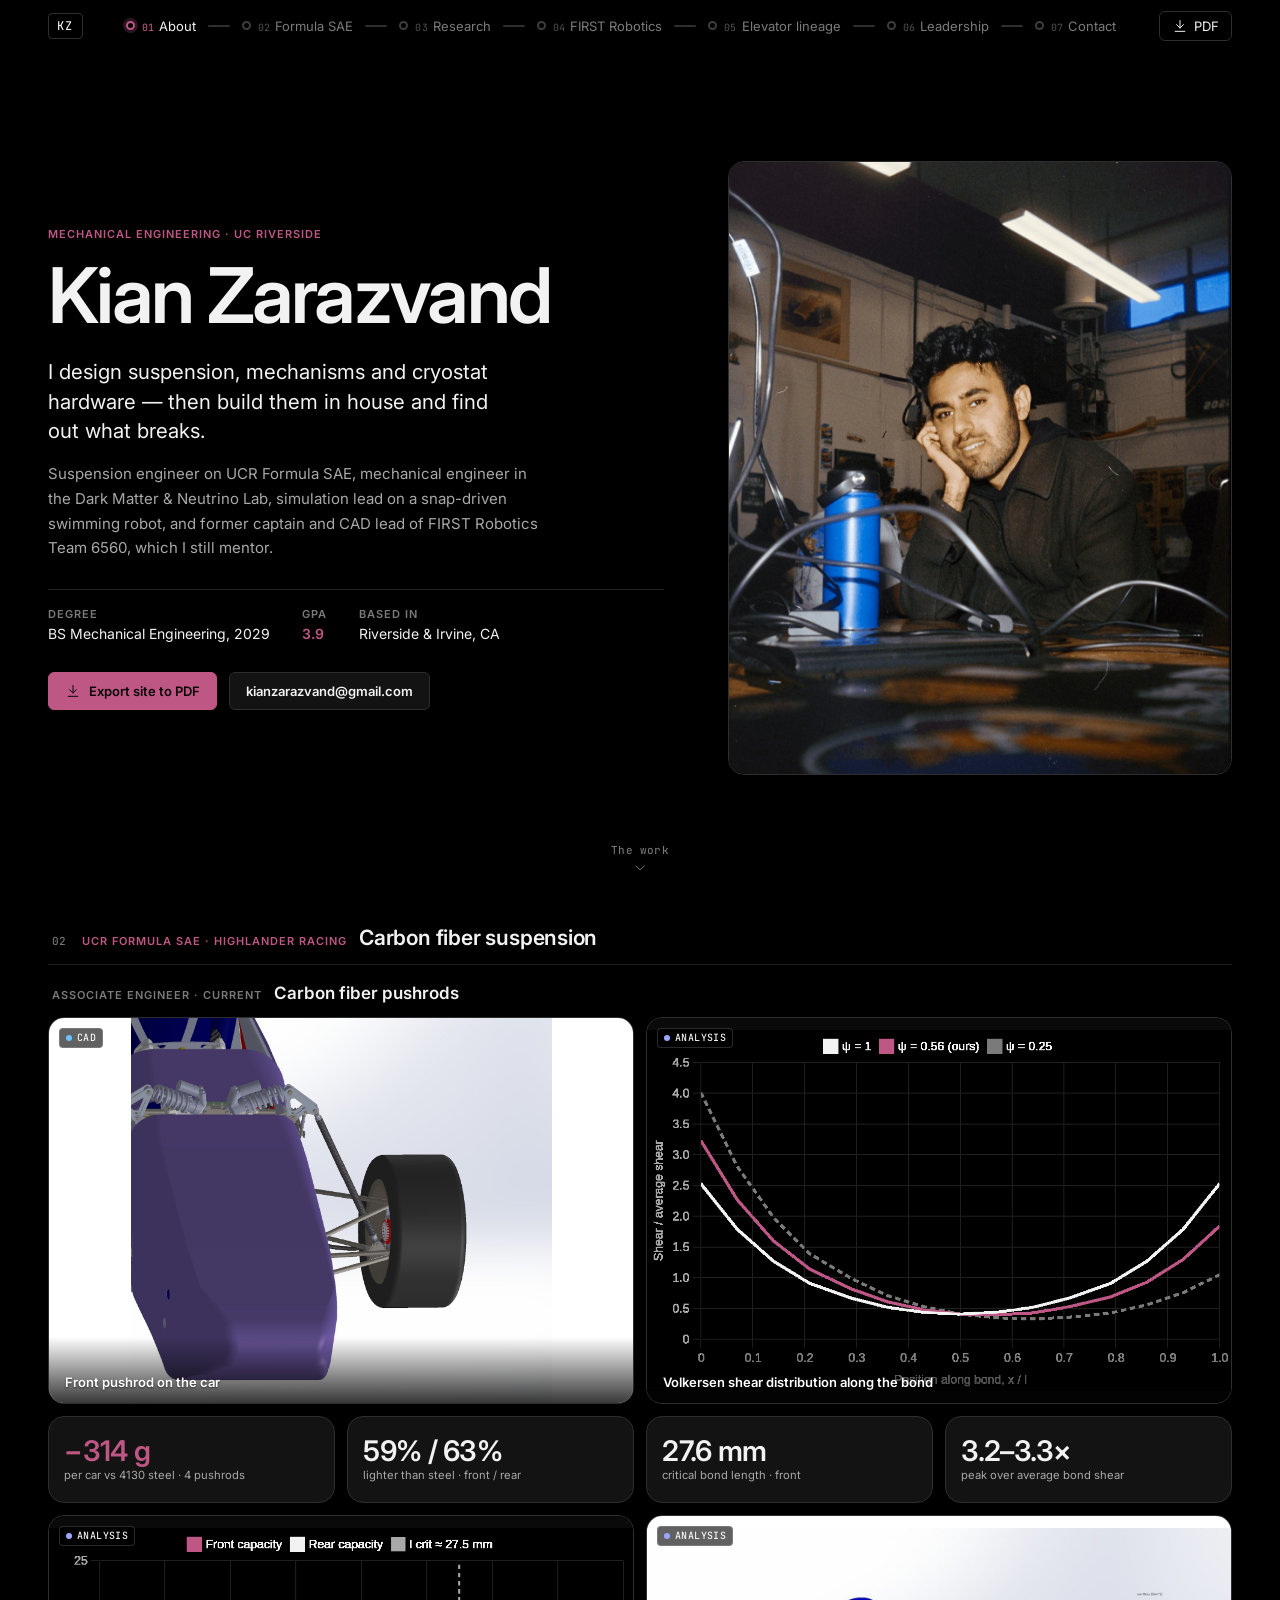
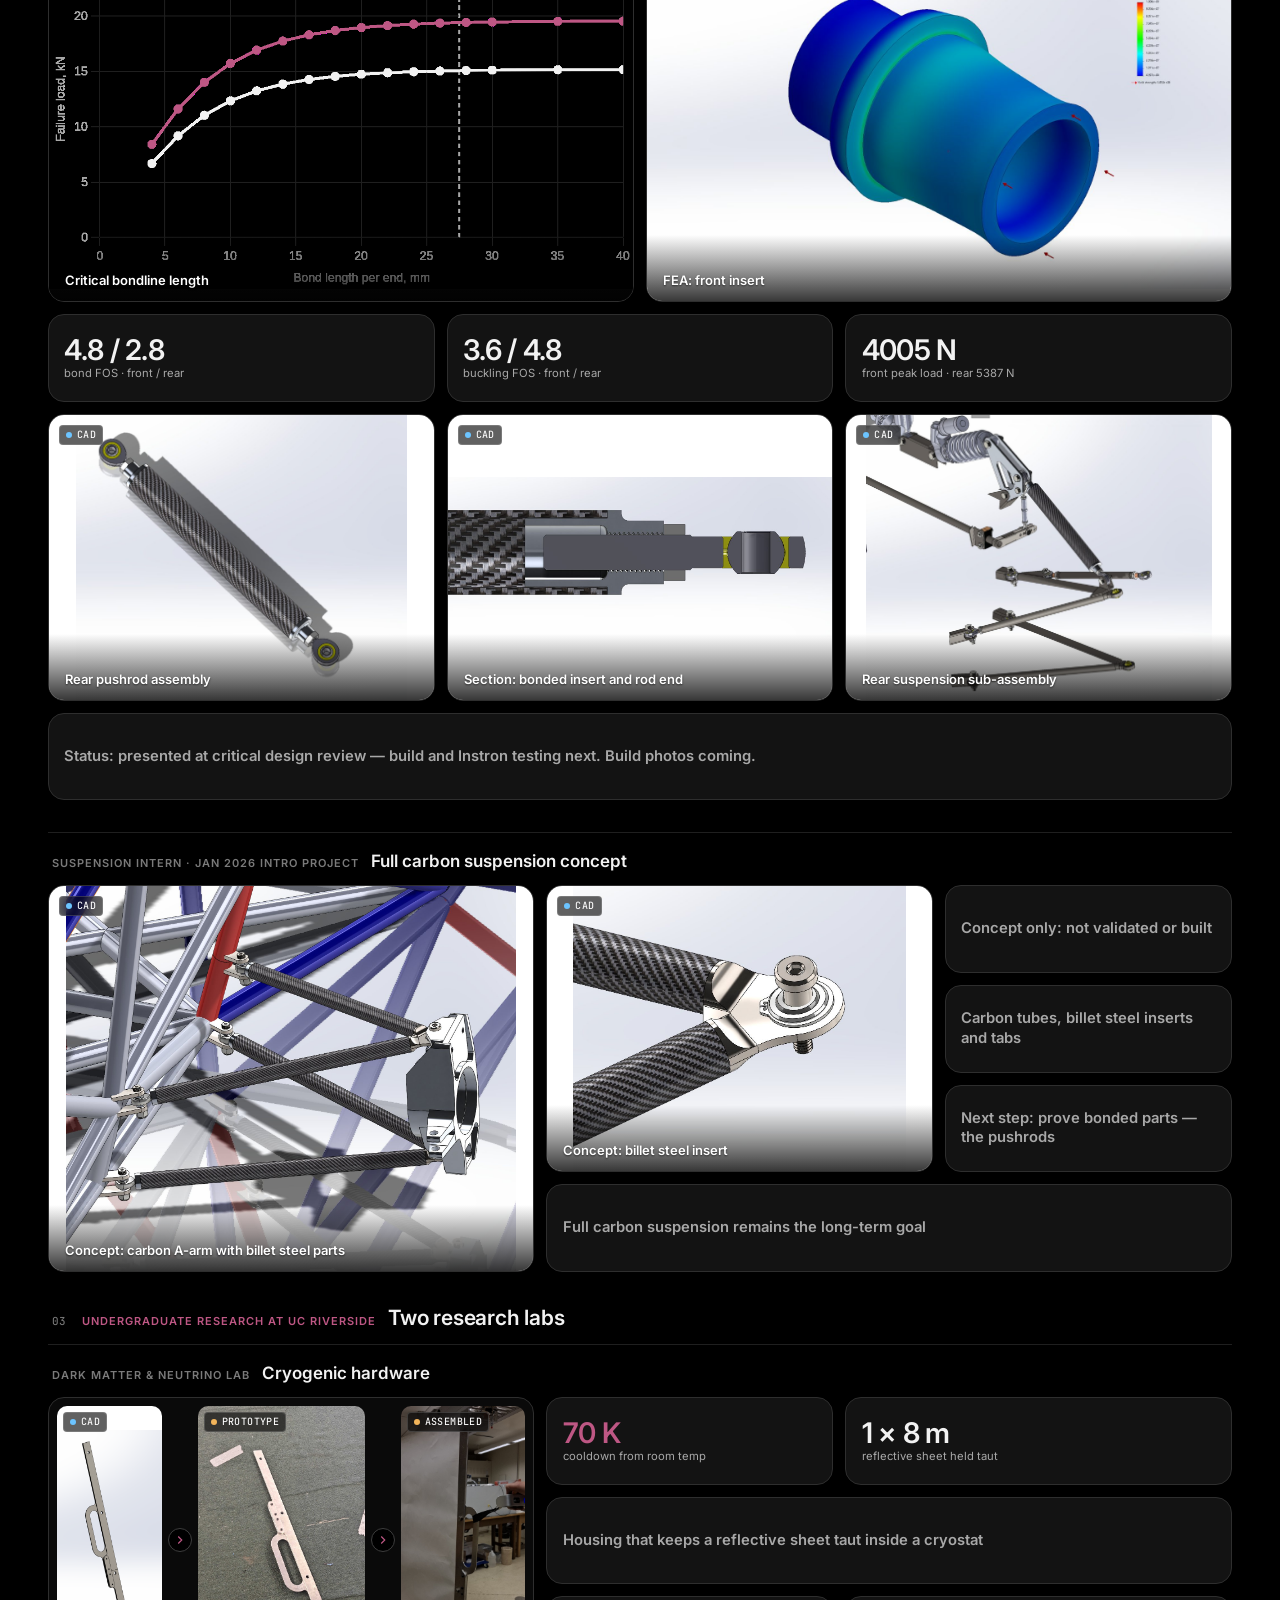
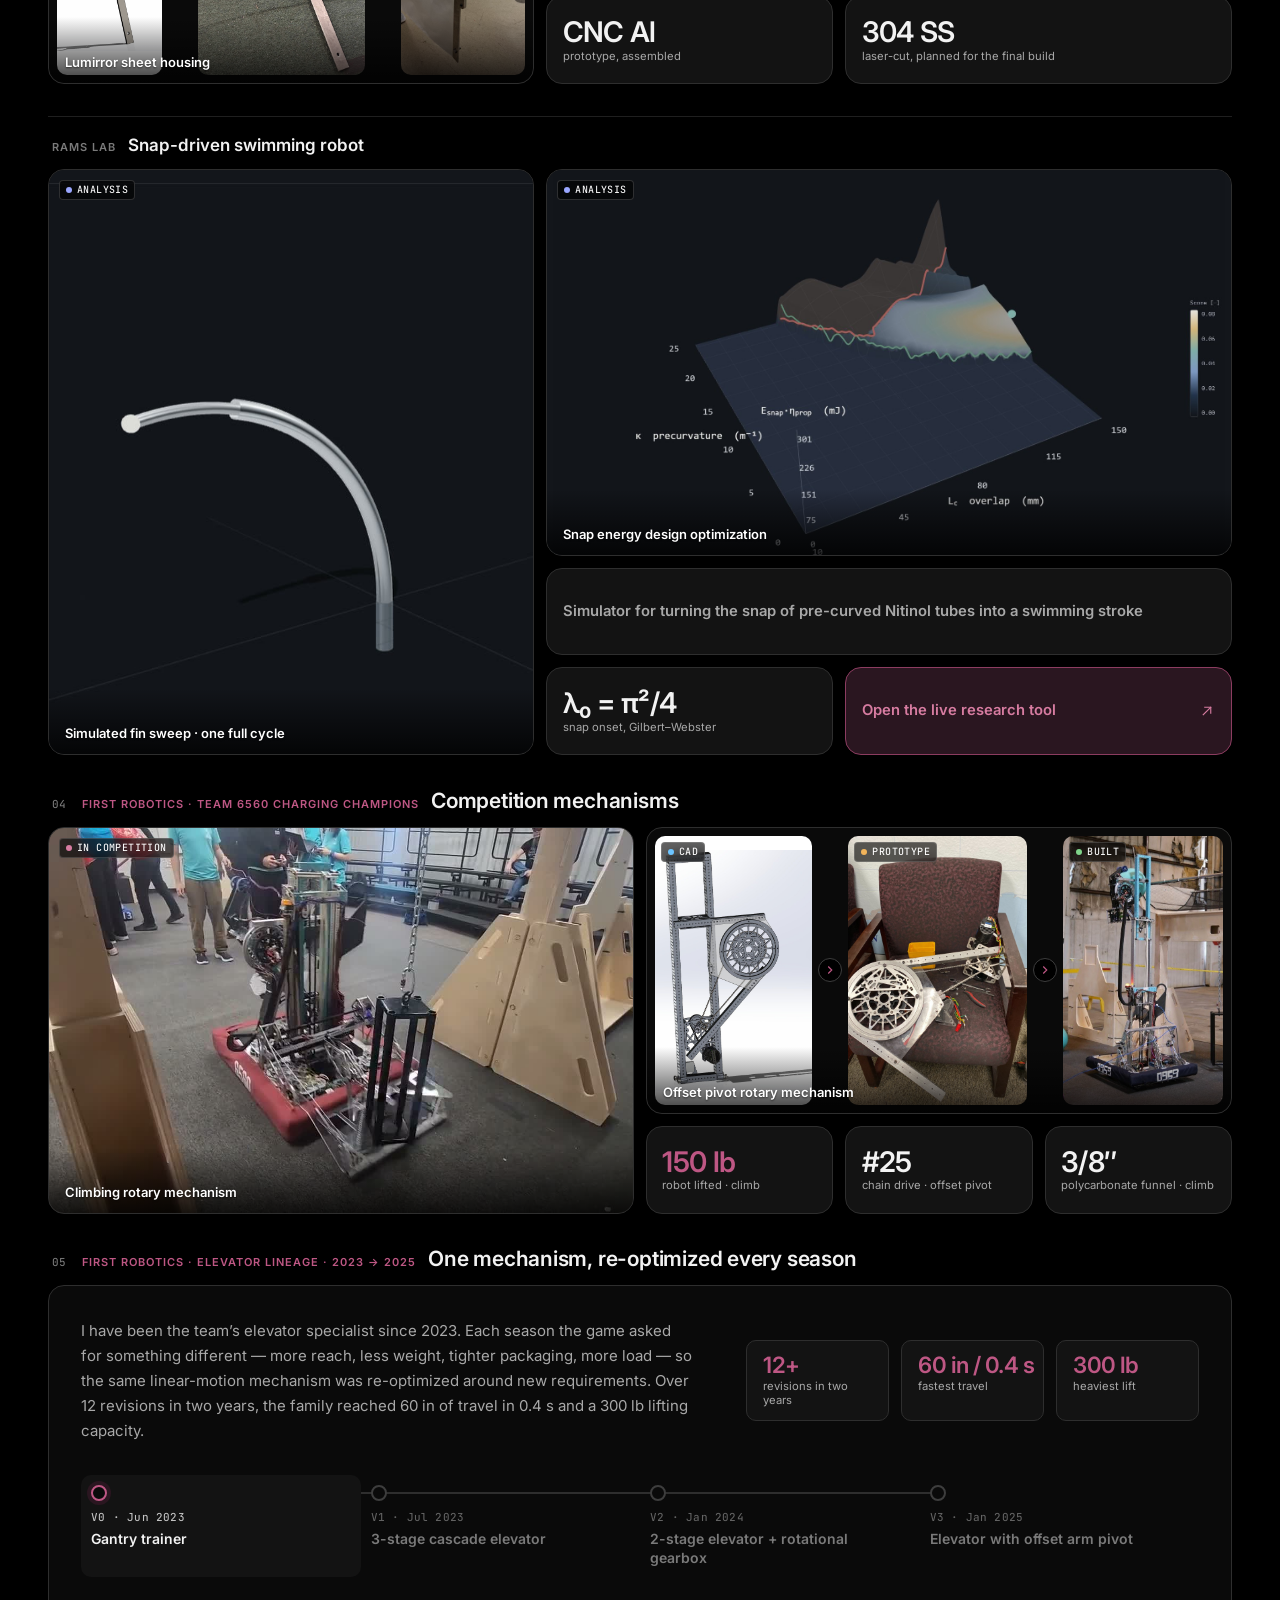
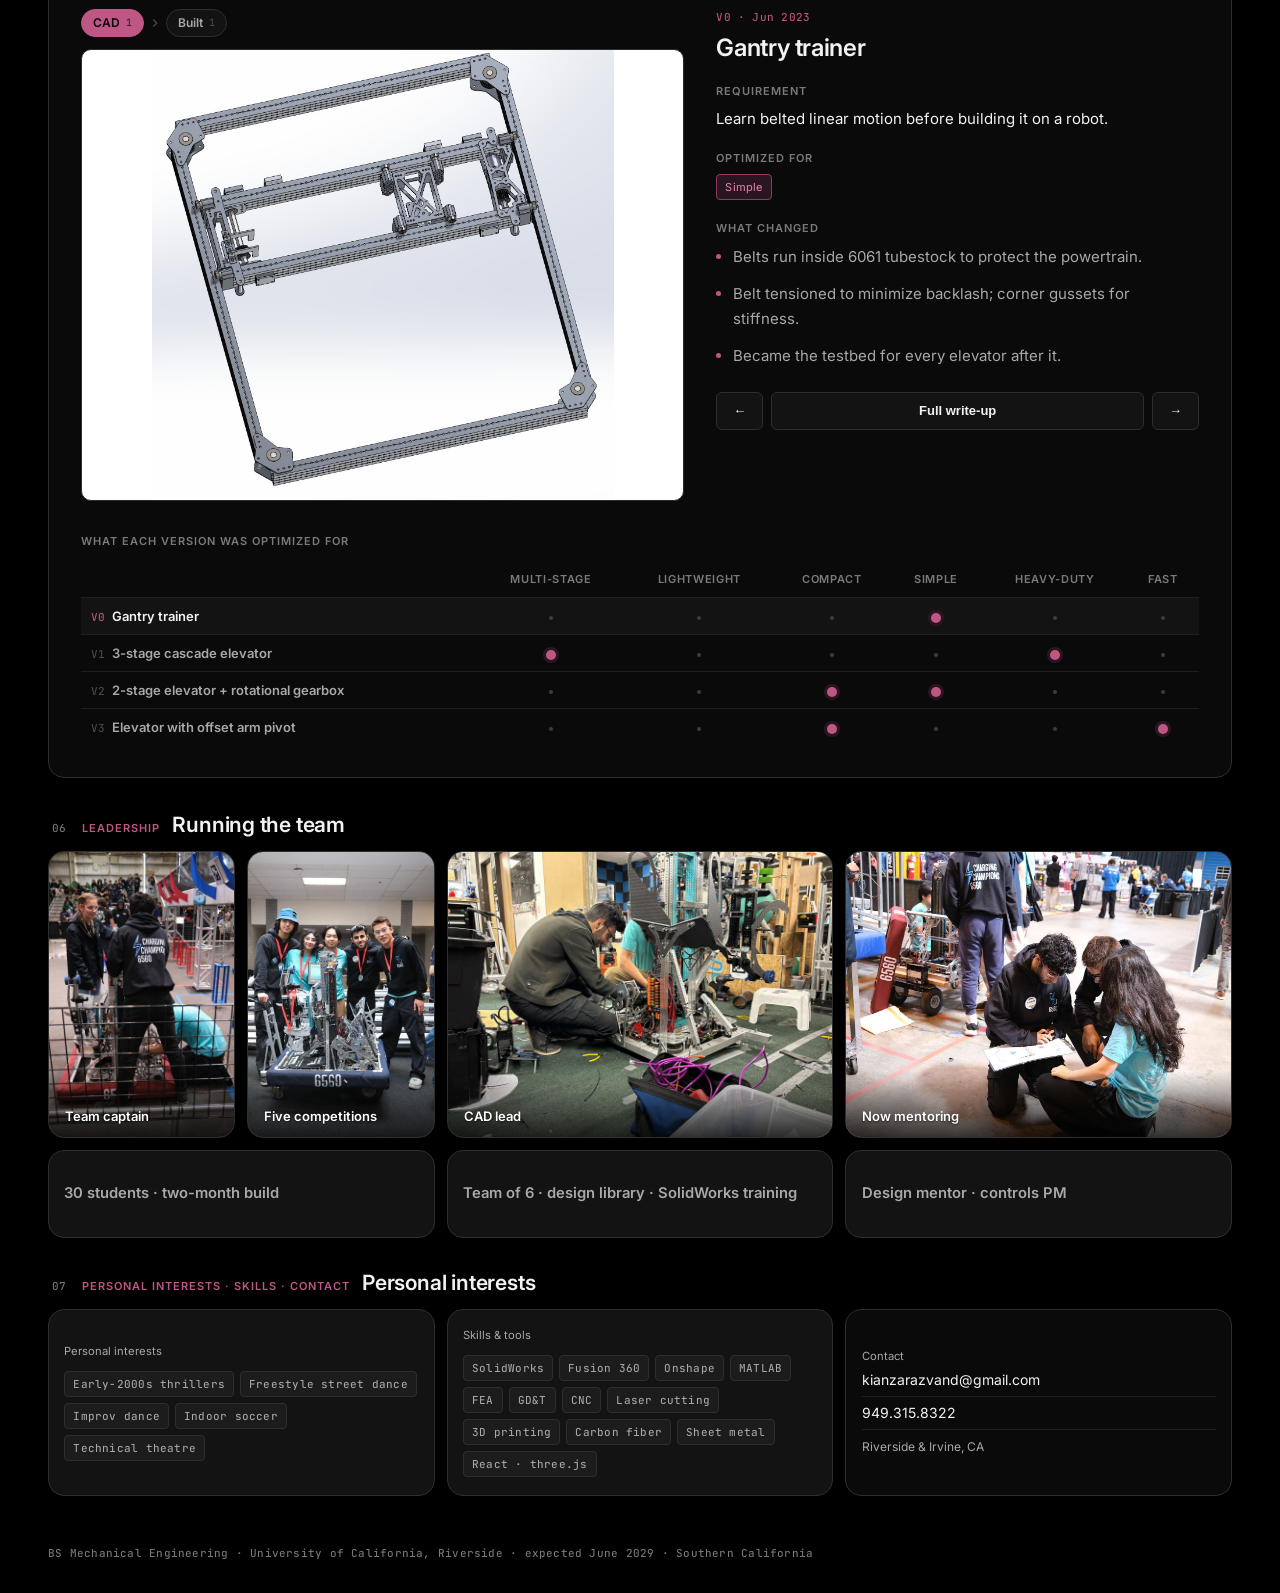
<file: index.html>
<!doctype html>
<html lang="en">
<head>
<meta charset="utf-8">
<meta name="viewport" content="width=device-width, initial-scale=1, viewport-fit=cover">
<meta name="theme-color" content="#000000">
<meta name="color-scheme" content="dark">
<title>Kian Zarazvand — Mechanical Engineering</title>
<meta name="description" content="Mechanical engineering portfolio of Kian Zarazvand — Formula SAE suspension, FIRST Robotics mechanisms, cryostat hardware and concentric tube robot simulation.">
<meta property="og:title" content="Kian Zarazvand — Mechanical Engineering">
<meta property="og:description" content="Suspension, mechanisms and cryostat hardware, designed and built in house.">
<meta property="og:image" content="images/wigglegram.jpg">
<link rel="preconnect" href="https://fonts.googleapis.com">
<link rel="preconnect" href="https://fonts.gstatic.com" crossorigin>
<link rel="stylesheet" href="https://fonts.googleapis.com/css2?family=Inter:wght@400;450;600&family=JetBrains+Mono:wght@400;450&display=swap">
<link rel="stylesheet" href="styles.css?v=21">
</head>
<body>

<header class="nav">
  <a class="nav__brand mono" href="#top">KZ</a>
  <nav class="route" aria-label="Sections of this page">
    <ol class="route__stops" id="route-stops"></ol>
  </nav>
  <a class="nav__cta" href="Kian-Zarazvand-Portfolio.pdf" download>
    <svg class="icon" viewBox="0 0 24 24" aria-hidden="true"><path d="M12 4v11"/><path d="m7 10 5 5 5-5"/><path d="M5 20h14"/></svg>PDF
  </a>
</header>

<section class="intro" id="top">
  <div class="intro__text">
    <p class="eyebrow eyebrow--accent">Mechanical engineering · UC Riverside</p>
    <h1 class="display-xl">Kian Zarazvand</h1>
    <p class="intro__lead">I design suspension, mechanisms and cryostat hardware — then build them in house and find out what breaks.</p>
    <p class="intro__body">Suspension engineer on UCR Formula SAE, mechanical engineer in the Dark Matter &amp; Neutrino Lab, simulation lead on a snap-driven swimming robot, and former captain and CAD lead of FIRST Robotics Team 6560, which I still mentor.</p>
    <dl class="intro__facts">
      <div><dt>Degree</dt><dd>BS Mechanical Engineering, 2029</dd></div>
      <div><dt>GPA</dt><dd>3.9</dd></div>
      <div><dt>Based in</dt><dd>Riverside &amp; Irvine, CA</dd></div>
    </dl>
    <div class="intro__actions">
      <a class="btn btn--accent" href="Kian-Zarazvand-Portfolio.pdf" download>
        <svg class="icon" viewBox="0 0 24 24" aria-hidden="true"><path d="M12 4v11"/><path d="m7 10 5 5 5-5"/><path d="M5 20h14"/></svg>Export site to PDF
      </a>
      <a class="btn" href="mailto:kianzarazvand@gmail.com">kianzarazvand@gmail.com</a>
    </div>
  </div>
  <figure class="intro__photo">
    <img src="images/wigglegram.jpg" alt="Kian Zarazvand leaning on a lab bench in the team shop" fetchpriority="high">
  </figure>
  <a class="intro__scroll" href="#fsae" aria-label="Scroll to the work">
    <span class="mono">The work</span>
    <svg class="icon" viewBox="0 0 24 24" aria-hidden="true"><path d="m6 9 6 6 6-6"/></svg>
  </a>
</section>

<main class="page" id="boards"></main>

<footer class="footer mono">BS Mechanical Engineering · University of California, Riverside · expected June 2029 · Southern California</footer>

<div class="scrim" id="scrim" hidden>
  <div class="sheet" role="dialog" aria-modal="true" aria-labelledby="sheet-title">
    <button type="button" class="sheet__close" id="sheet-close" aria-label="Close">
      <svg class="icon" viewBox="0 0 24 24" aria-hidden="true"><path d="M6 6l12 12"/><path d="M18 6 6 18"/></svg>
    </button>
    <div class="sheet__head">
      <p class="eyebrow eyebrow--accent" id="sheet-eyebrow"></p>
      <h2 class="display-lg" id="sheet-title"></h2>
      <p class="mono sheet__meta" id="sheet-meta"></p>
    </div>
    <div class="gallery">
      <div class="media media--lg" id="sheet-media"></div>
      <div class="gallery__strip" id="sheet-thumbs" hidden></div>
      <p class="mono gallery__count" id="sheet-count"></p>
    </div>
    <p class="body sheet__lead" id="sheet-lead"></p>
    <a class="btn sheet__link" id="sheet-link" target="_blank" rel="noopener" hidden>Open the live tool<svg class="icon" viewBox="0 0 24 24" aria-hidden="true"><path d="M7 17 17 7"/><path d="M9 7h8v8"/></svg></a>
    <div class="sheet__cols">
      <div>
        <p class="eyebrow sheet__label" id="sheet-label-a">Design elements</p>
        <ul class="bullets" id="sheet-design"></ul>
      </div>
      <div>
        <p class="eyebrow sheet__label" id="sheet-label-b">Functionality</p>
        <ul class="bullets" id="sheet-function"></ul>
      </div>
    </div>
    <ul class="chips chips--footer" id="sheet-tags"></ul>
  </div>
</div>

<script src="data.js?v=21"></script>
<script src="script.js?v=21"></script>
</body>
</html>
</file>
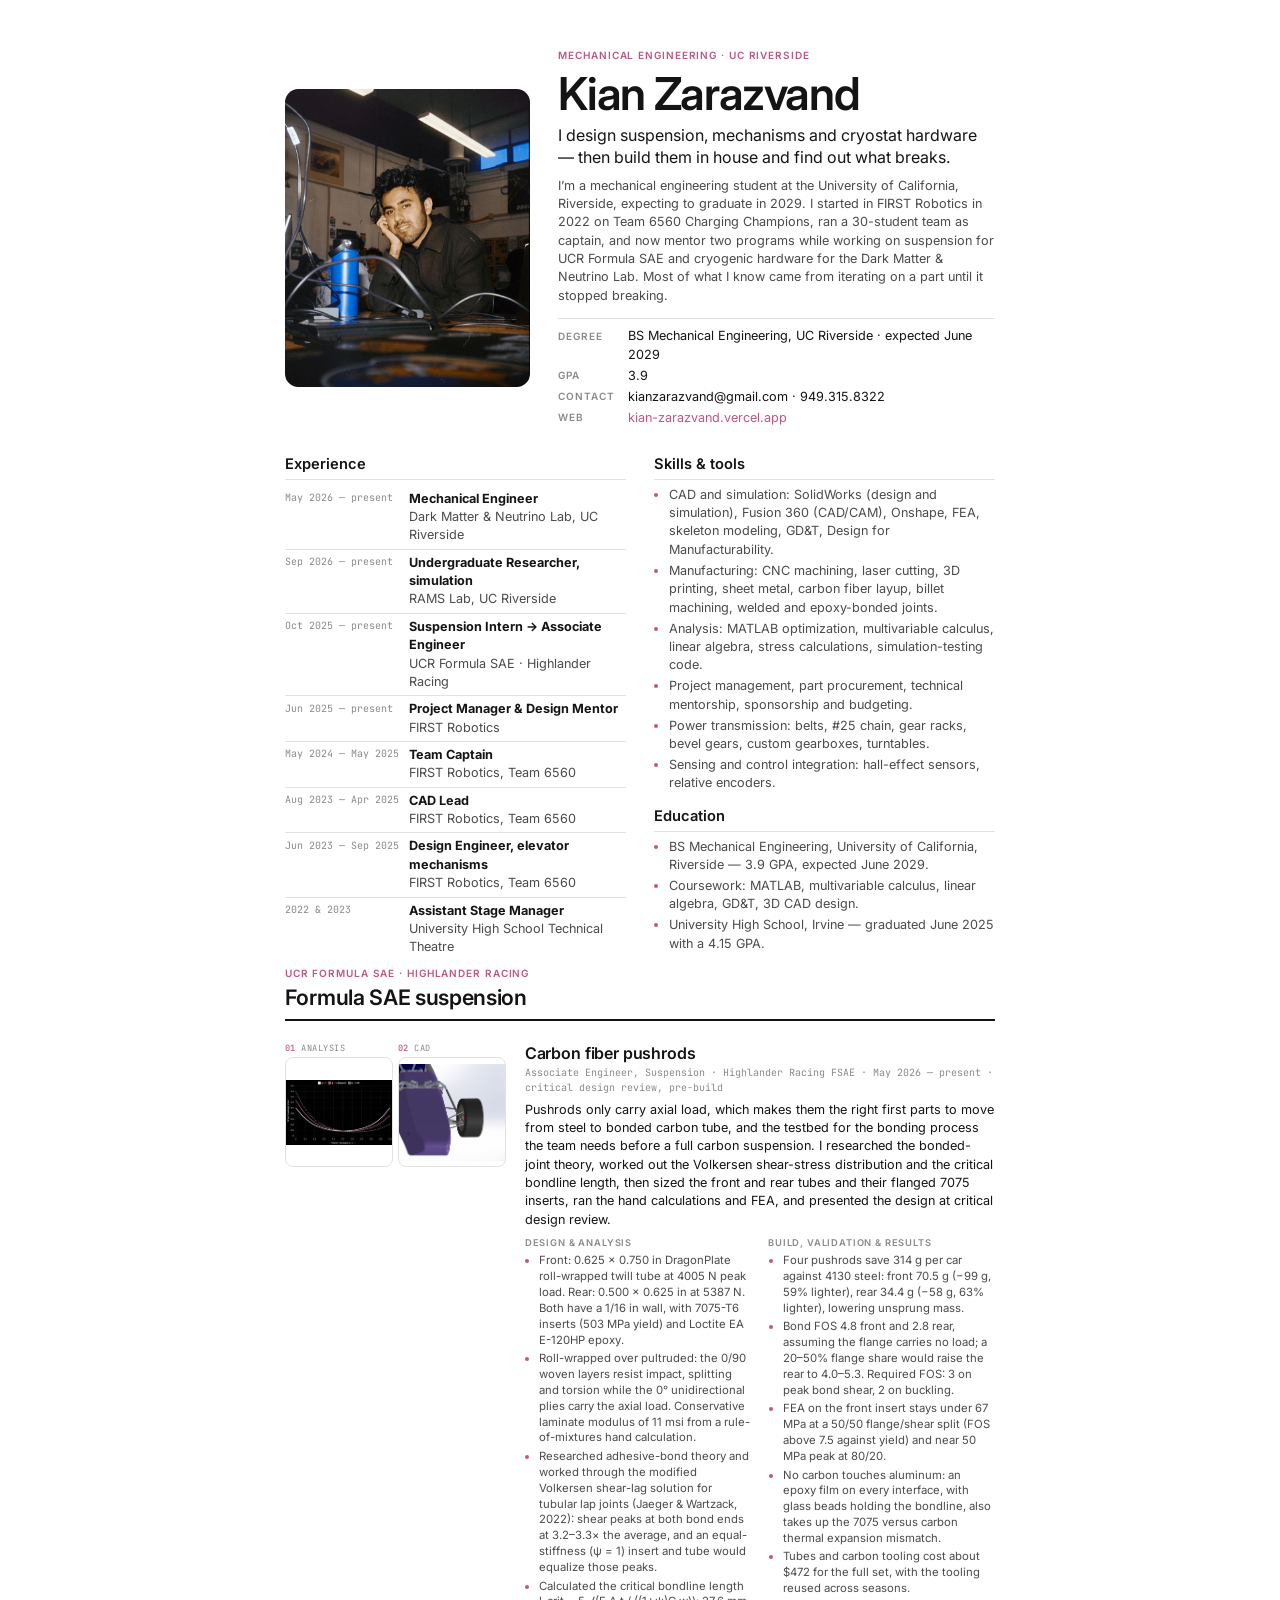
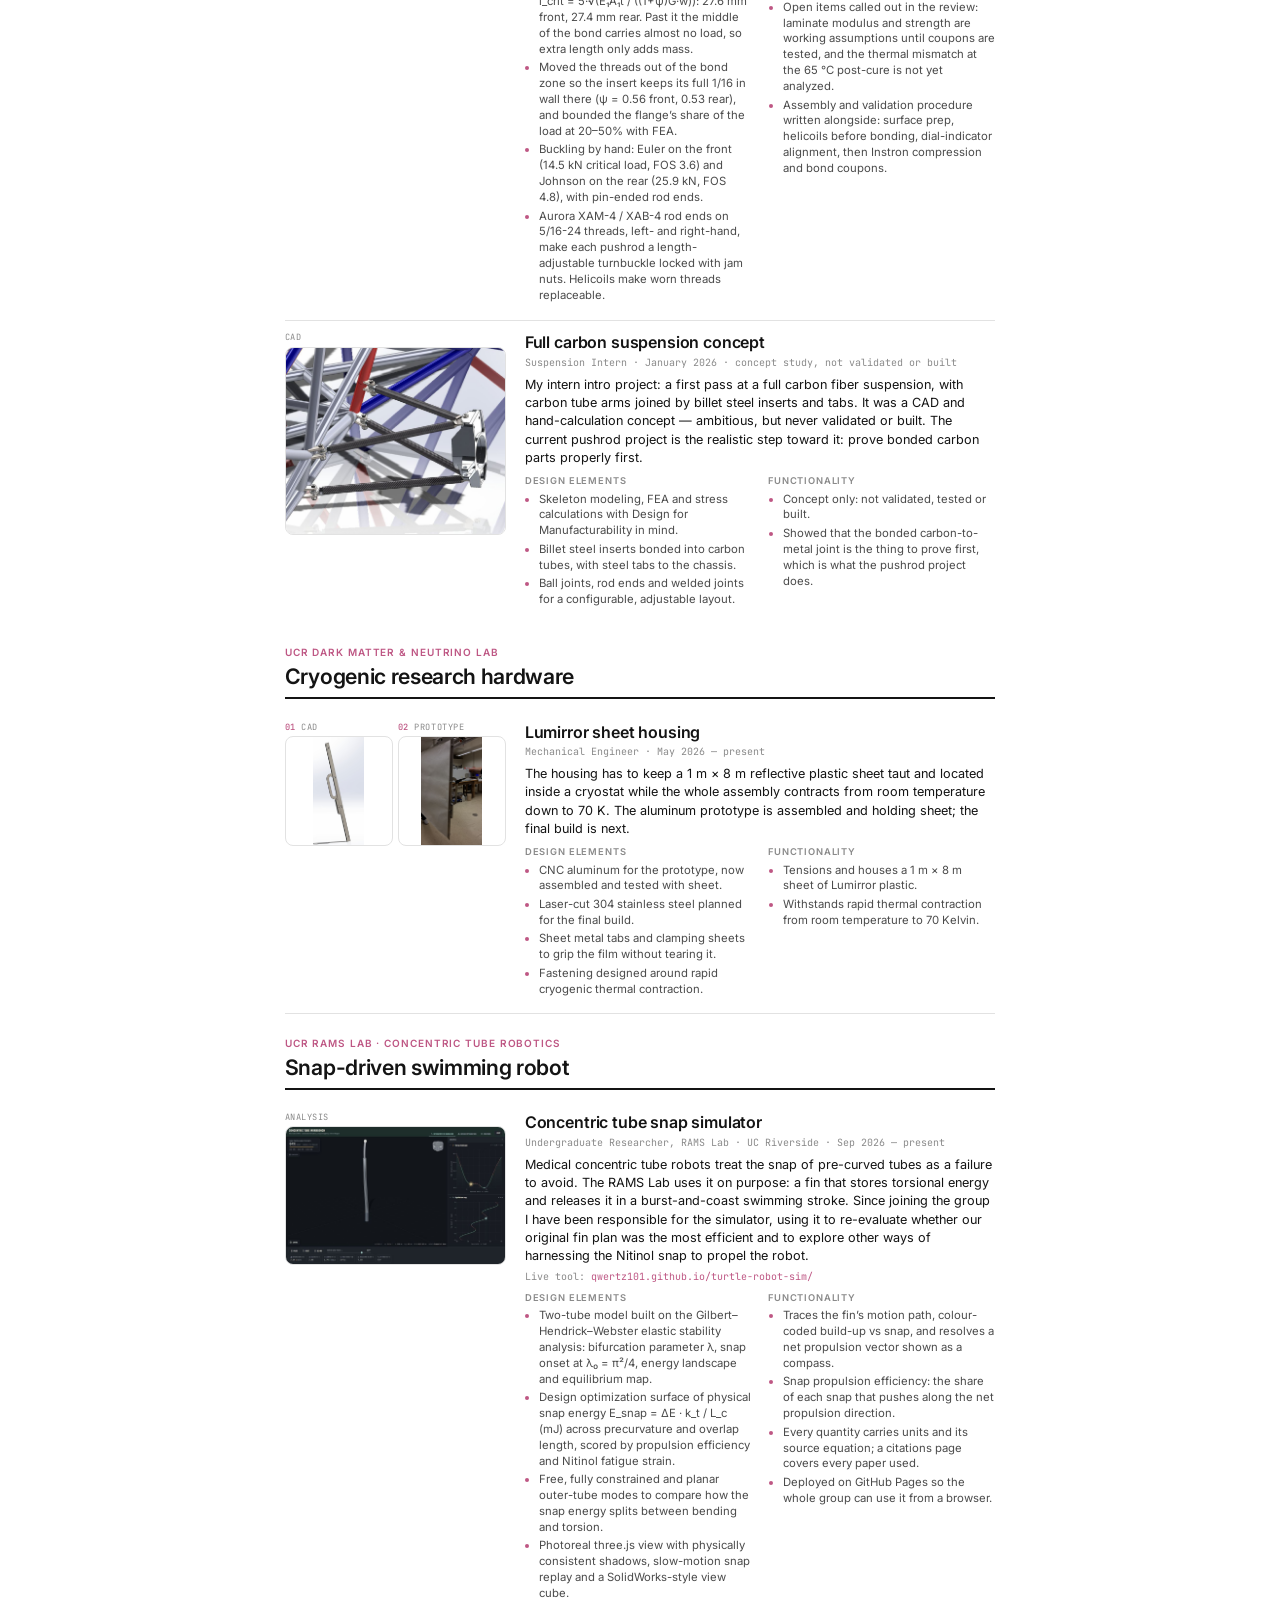
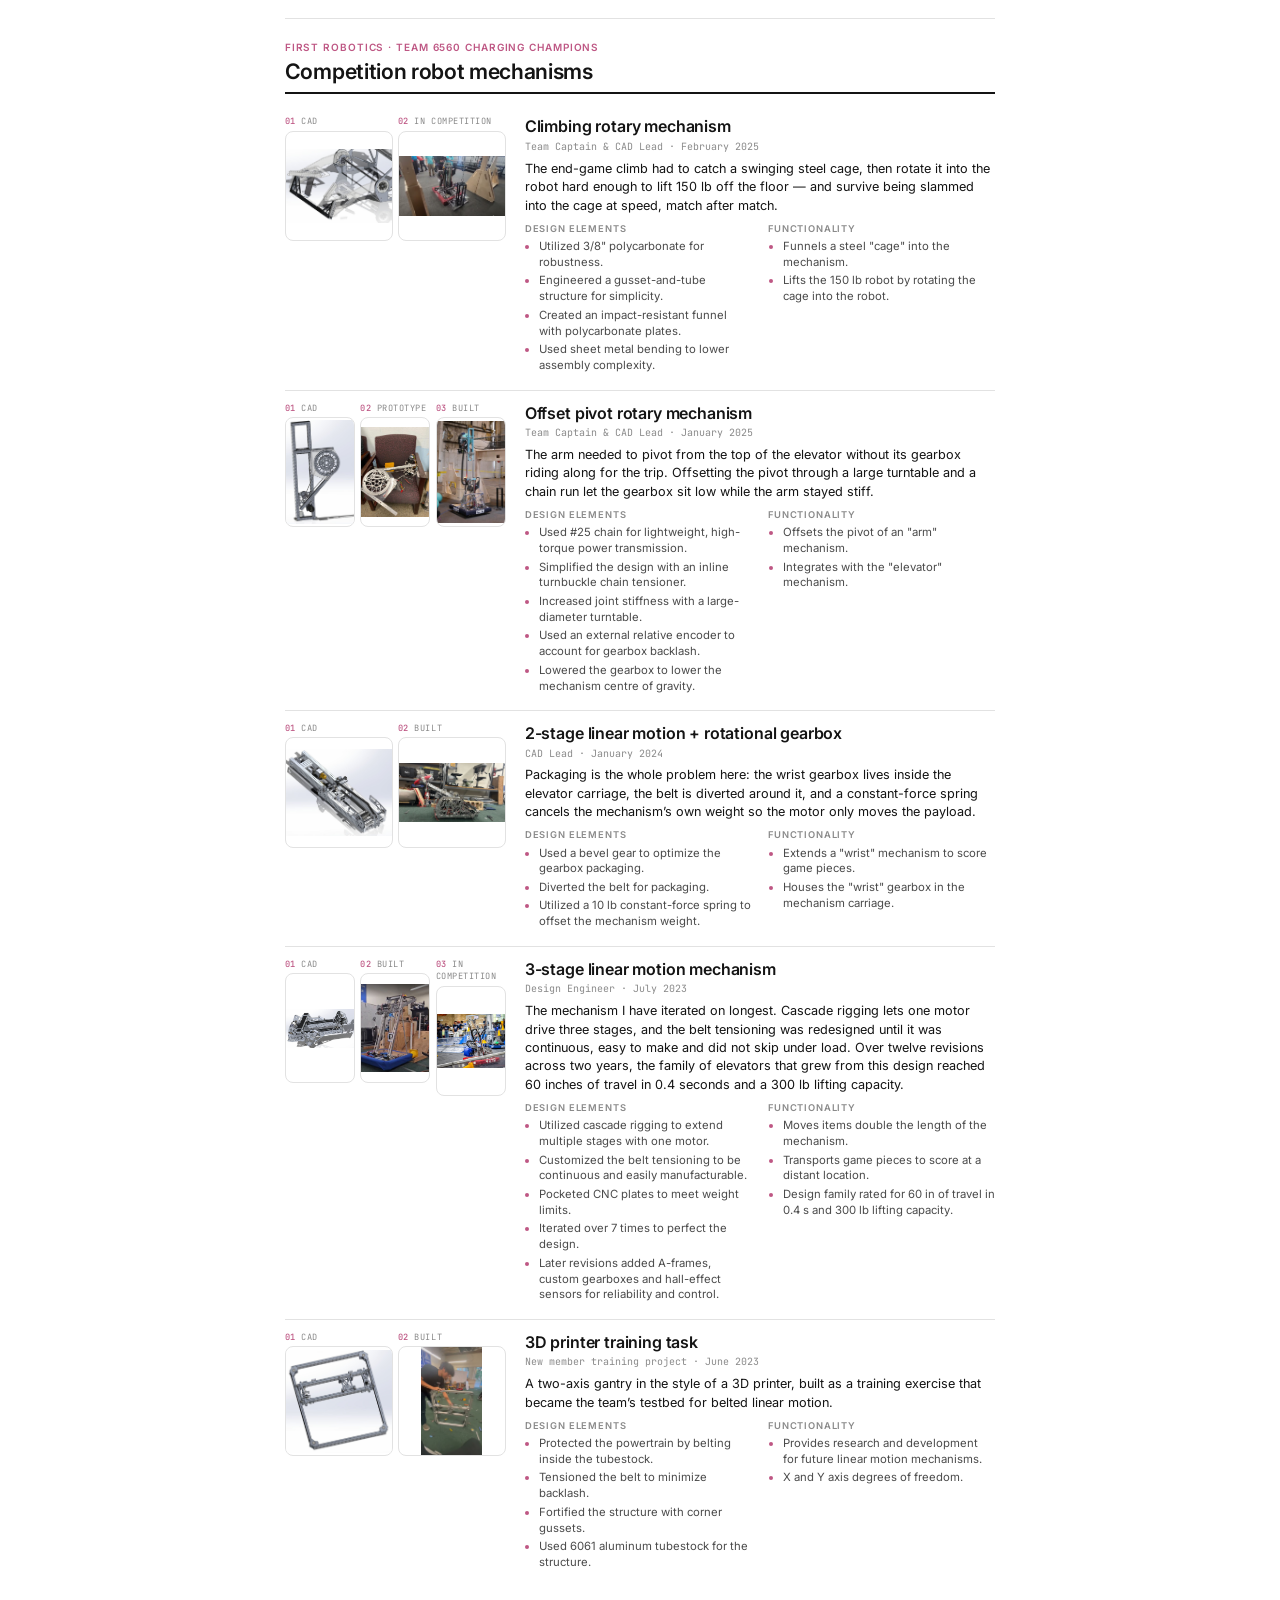
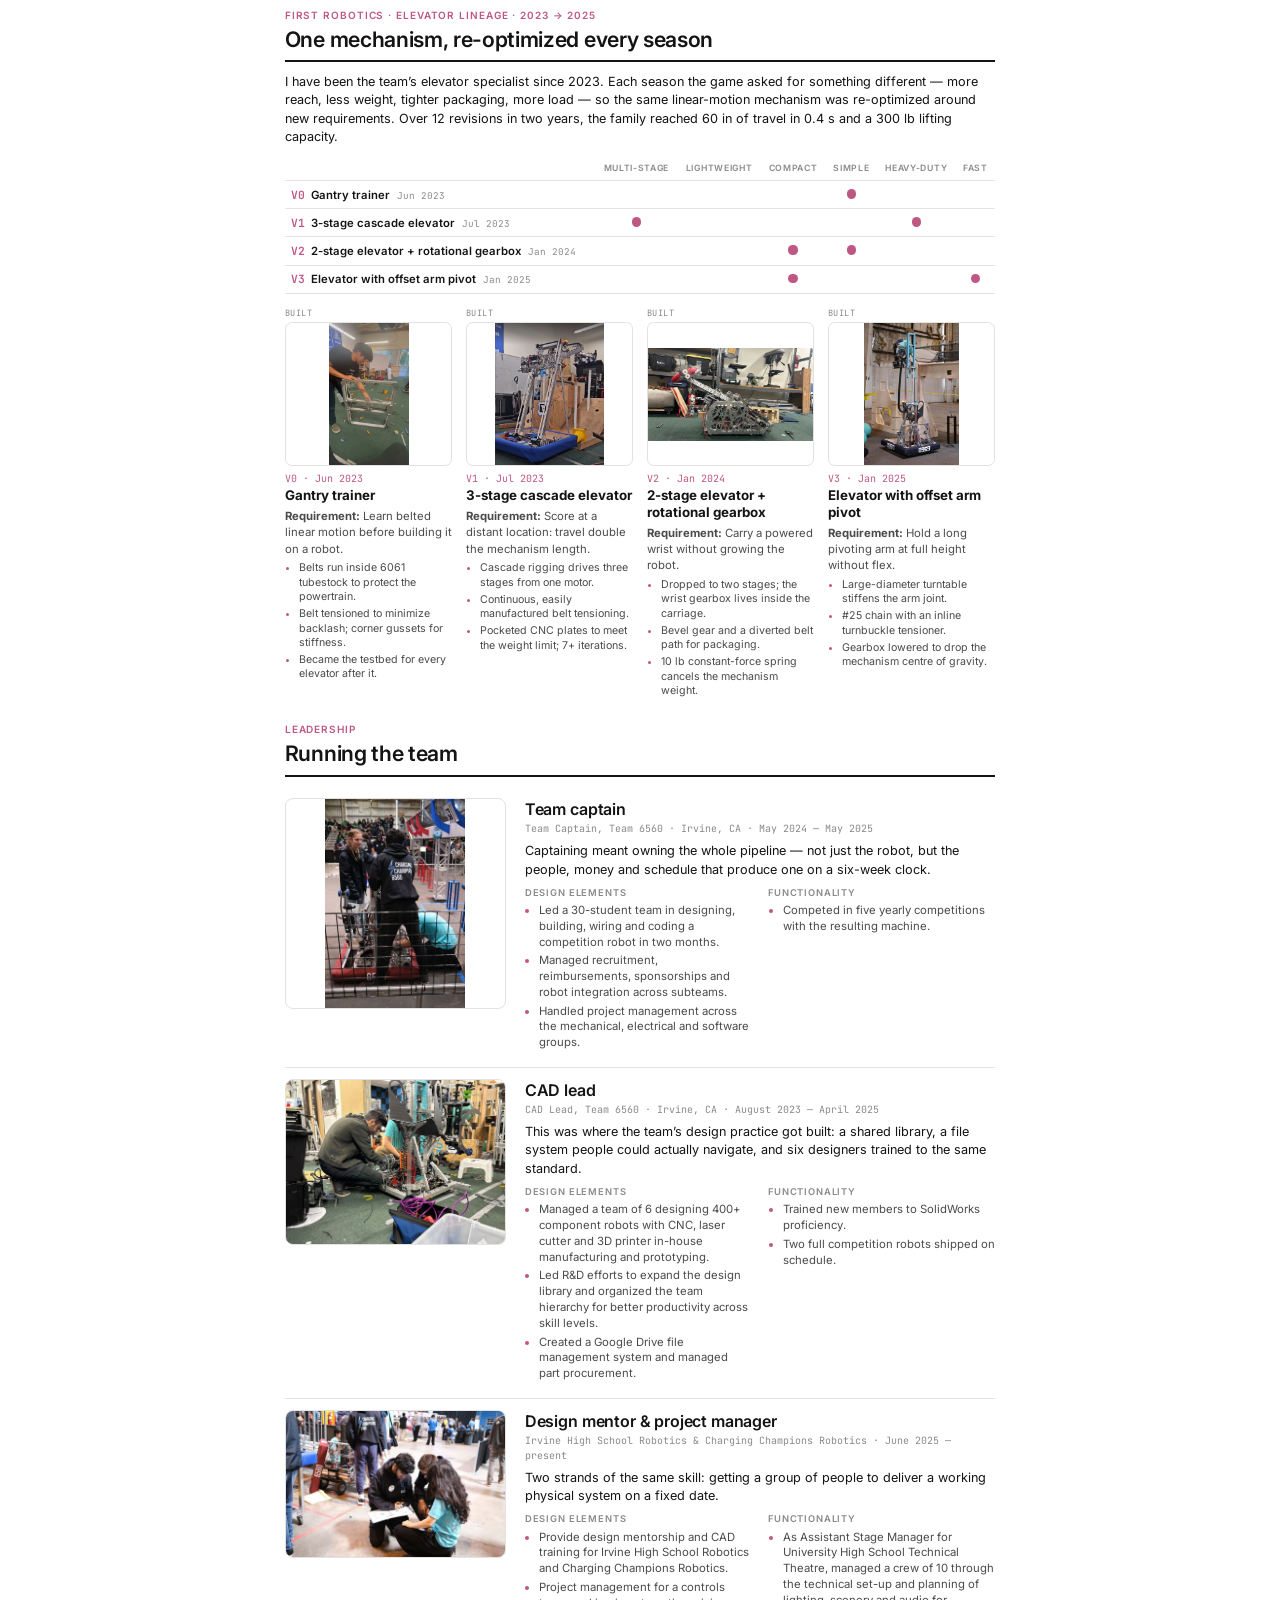
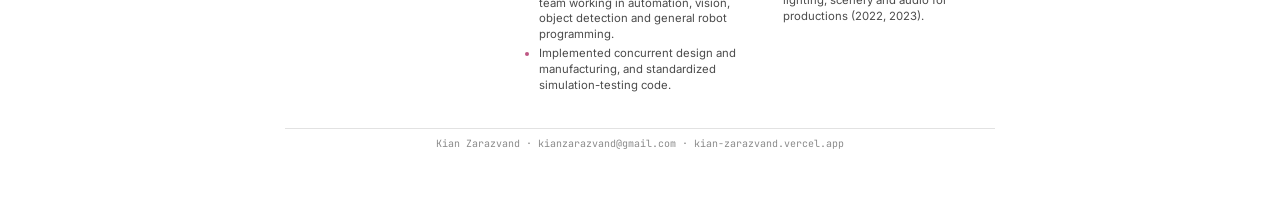
<file: print.html>
<!doctype html>
<html lang="en">
<head>
<meta charset="utf-8">
<meta name="viewport" content="width=device-width, initial-scale=1">
<title>Kian Zarazvand — Portfolio</title>
<meta name="robots" content="noindex">
<link rel="preconnect" href="https://fonts.googleapis.com">
<link rel="preconnect" href="https://fonts.gstatic.com" crossorigin>
<link rel="stylesheet" href="https://fonts.googleapis.com/css2?family=Inter:wght@400;500;600&family=JetBrains+Mono:wght@400;500&display=swap">
<link rel="stylesheet" href="print.css">
</head>
<body>
<!-- Print version of the site, rendered from data.js. build-pdf.ps1 turns this
     page into Kian-Zarazvand-Portfolio.pdf, which the site's PDF button serves. -->
<main id="doc"></main>
<script src="data.js"></script>
<script src="print.js"></script>
</body>
</html>
</file>
<file: styles.css>
/* Vault — design tokens */
:root {
  --ease-out: cubic-bezier(0.23, 1, 0.32, 1); /* strong ease-out for UI */
  --ease-in-out: cubic-bezier(0.77, 0, 0.175, 1);
  --bg-000: #000000;
  --bg-100: #0a0a0a;
  --bg-200: #131313;
  --bg-300: #1c1c1c;
  --bg-400: #242424;
  --line-100: #1f1f1f;
  --line-200: #2e2e2e;
  --line-300: #3d3d3d;
  --ink-100: #f2f2f2;
  --ink-200: #a8a8a8;
  --ink-300: #7a7a7a;
  --ink-400: #4a4a4a;
  --accent-100: #be5784;
  --accent-200: #d77ca1;
  --accent-300: #8c3c60;
  --accent-050: #2a1620;
  --on-accent: #0b0409;

  --space-1: 4px;
  --space-2: 8px;
  --space-3: 12px;
  --space-4: 16px;
  --space-5: 24px;
  --space-6: 32px;
  --space-8: 48px;
  --space-10: 64px;

  --radius-sm: 4px;
  --radius-md: 6px;
  --radius-lg: 10px;
  --radius-xl: 16px;
  --radius-full: 999px;

  --shadow-pop: 0 8px 24px rgba(0, 0, 0, 0.6);

  --sans: Inter, ui-sans-serif, system-ui, -apple-system, "Segoe UI", sans-serif;
  --mono: "JetBrains Mono", ui-monospace, SFMono-Regular, Menlo, monospace;

  --nav-h: 52px;
  --gap: 12px;
  --cols: 12;
}

*, *::before, *::after { box-sizing: border-box; }

html { color-scheme: dark; scroll-behavior: smooth; scroll-padding-top: calc(var(--nav-h) + var(--space-4)); }

body {
  margin: 0;
  background: var(--bg-000);
  color: var(--ink-100);
  font-family: var(--sans);
  -webkit-font-smoothing: antialiased;
}

/* Type scale */
.display-xl { font-size: 56px; line-height: 58px; font-weight: 600; letter-spacing: -0.03em; margin: 0; }
.display-lg { font-size: 40px; line-height: 44px; font-weight: 600; letter-spacing: -0.025em; margin: 0; }
.h2 { font-size: 21px; line-height: 28px; font-weight: 600; letter-spacing: -0.01em; margin: 0; }
.body { font-size: 15px; line-height: 25px; font-weight: 400; margin: 0; }
.caption { font-size: 12px; line-height: 18px; color: var(--ink-200); margin: 0; }
.mono { font-family: var(--mono); font-size: 11px; line-height: 16px; font-weight: 450; letter-spacing: 0.02em; }

.eyebrow {
  font-size: 11px;
  line-height: 16px;
  font-weight: 600;
  letter-spacing: 0.09em;
  text-transform: uppercase;
  color: var(--ink-300);
  margin: 0;
}
.eyebrow--accent { color: var(--accent-100); }

a { color: var(--accent-100); }
@media (hover: hover) and (pointer: fine) { a:hover { color: var(--accent-200); } }

:is(a, button):focus-visible {
  outline: none;
  box-shadow: 0 0 0 2px var(--accent-100);
}

/* Nav */
.nav {
  position: sticky;
  top: 0;
  z-index: 40;
  height: var(--nav-h);
  display: flex;
  align-items: center;
  gap: var(--space-5);
  padding: 0 var(--space-8);
  background: rgba(0, 0, 0, 0.72);
  backdrop-filter: blur(16px) saturate(180%);
  -webkit-backdrop-filter: blur(16px) saturate(180%);
  border-bottom: 1px solid transparent;
  transition: border-color 200ms var(--ease-out), background-color 200ms var(--ease-out);
}
/* Scroll edge effect: a separating edge only once content actually slides under the bar. */
.nav--scrolled { border-bottom-color: var(--line-100); }
.nav__brand {
  color: var(--ink-100);
  text-decoration: none;
  font-size: 12px;
  letter-spacing: 0.12em;
  border: 1px solid var(--line-200);
  border-radius: var(--radius-sm);
  padding: var(--space-1) var(--space-2);
  flex-shrink: 0;
}
@media (hover: hover) and (pointer: fine) { .nav__brand:hover { color: var(--accent-200); border-color: var(--line-300); } }
.nav__links { display: flex; gap: var(--space-1); overflow-x: auto; scrollbar-width: none; flex: 1; }
.nav__links::-webkit-scrollbar { display: none; }
.nav__link {
  font-size: 13px;
  line-height: 20px;
  color: var(--ink-200);
  text-decoration: none;
  padding: var(--space-1) var(--space-3);
  border-radius: var(--radius-md);
  white-space: nowrap;
  transition: background 120ms var(--ease-out), color 120ms var(--ease-out);
}
@media (hover: hover) and (pointer: fine) { .nav__link:hover { color: var(--ink-100); background: var(--bg-300); } }
.nav__link[aria-current="true"] { color: var(--ink-100); background: var(--bg-200); }
.nav__cta {
  font-size: 13px;
  line-height: 20px;
  color: var(--ink-100);
  text-decoration: none;
  padding: var(--space-1) var(--space-3);
  border: 1px solid var(--line-200);
  border-radius: var(--radius-md);
  flex-shrink: 0;
}
@media (hover: hover) and (pointer: fine) { .nav__cta:hover { color: var(--ink-100); border-color: var(--accent-100); } }


/* Intro — the front page is just the About: text and the wigglegram,
   filling the first screen. The bento boards start below the fold. */
.intro {
  position: relative;
  min-height: calc(100svh - var(--nav-h));
  max-width: 1500px;
  margin: 0 auto;
  padding: var(--space-8) var(--space-8) var(--space-10);
  display: grid;
  grid-template-columns: minmax(0, 1.1fr) minmax(0, 0.9fr);
  align-items: center;
  gap: var(--space-10);
}
.intro__text { display: flex; flex-direction: column; gap: var(--space-4); max-width: 620px; }
.intro .display-xl { font-size: clamp(44px, 6vw, 84px); line-height: 0.98; letter-spacing: -0.035em; }
.intro__lead { margin: var(--space-2) 0 0; font-size: clamp(18px, 1.6vw, 22px); line-height: 1.45; color: var(--ink-100); max-width: 34ch; }
.intro__body { margin: 0; font-size: 15px; line-height: 1.65; color: var(--ink-200); max-width: 56ch; }
.intro__facts {
  display: flex;
  flex-wrap: wrap;
  gap: var(--space-2) var(--space-6);
  margin: var(--space-3) 0 0;
  padding-top: var(--space-4);
  border-top: 1px solid var(--line-100);
}
.intro__facts dt { font-size: 11px; line-height: 16px; letter-spacing: 0.09em; text-transform: uppercase; color: var(--ink-300); font-weight: 600; }
.intro__facts dd { margin: 2px 0 0; font-size: 14px; line-height: 20px; }
.intro__facts div:nth-child(2) dd { color: var(--accent-100); font-weight: 600; }
.intro__actions { display: flex; flex-wrap: wrap; gap: var(--space-3); margin-top: var(--space-3); }

.intro__photo {
  margin: 0;
  justify-self: end;
  width: 100%;
  max-width: 520px;
  aspect-ratio: 1151 / 1400;
  max-height: calc(100svh - var(--nav-h) - 2 * var(--space-8));
  border: 1px solid var(--line-200);
  border-radius: var(--radius-xl);
  overflow: hidden;
  background: var(--bg-200);
}
.intro__photo img { width: 100%; height: 100%; object-fit: cover; display: block; }

.intro__scroll {
  position: absolute;
  left: 50%;
  bottom: var(--space-5);
  transform: translateX(-50%);
  display: flex;
  flex-direction: column;
  align-items: center;
  gap: 2px;
  color: var(--ink-300);
  text-decoration: none;
}
@media (hover: hover) and (pointer: fine) { .intro__scroll:hover { color: var(--ink-100); } }
.intro__scroll .icon { stroke: currentColor; animation: nudge 1.8s ease-in-out infinite; }
@keyframes nudge { 0%, 100% { transform: none; } 50% { transform: translateY(4px); } }

.btn {
  display: inline-flex;
  align-items: center;
  gap: var(--space-2);
  font-size: 13px;
  line-height: 20px;
  font-weight: 600;
  color: var(--ink-100);
  text-decoration: none;
  padding: var(--space-2) var(--space-4);
  border: 1px solid var(--line-200);
  border-radius: var(--radius-md);
  background: var(--bg-200);
  transition: background 120ms var(--ease-out), border-color 120ms var(--ease-out);
}
@media (hover: hover) and (pointer: fine) { .btn:hover { color: var(--ink-100); background: var(--bg-300); border-color: var(--line-300); } }
.btn--accent { background: var(--accent-100); border-color: var(--accent-100); color: var(--on-accent); }
@media (hover: hover) and (pointer: fine) { .btn--accent:hover { background: var(--accent-200); border-color: var(--accent-200); color: var(--on-accent); } }
.btn--accent .icon { stroke: var(--on-accent); }
.nav__cta { display: inline-flex; align-items: center; gap: 6px; }


/* Route — a map of the whole page in the header. Every stop is labeled and
   joined by a line; passed stops fill with the accent, the current one is
   bright. It reads as stops on one scroll, not separate pages. */
.nav { justify-content: space-between; }
.route { flex: 1; min-width: 0; display: flex; justify-content: center; }
.route__stops {
  display: flex;
  align-items: center;
  list-style: none;
  margin: 0;
  padding: 0 var(--space-1);
  overflow-x: auto;
  scrollbar-width: none;
  max-width: 100%;
}
.route__stops::-webkit-scrollbar { display: none; }
/* when the line doesn't fit, it scrolls sideways — fade the edges to show it */
.route__stops.is-overflowing {
  -webkit-mask-image: linear-gradient(to right, transparent, #000 16px, #000 calc(100% - 28px), transparent);
          mask-image: linear-gradient(to right, transparent, #000 16px, #000 calc(100% - 28px), transparent);
}
@media (max-width: 1100px) {
  .route__stops li + li::before { width: 14px; margin: 0 5px; }
}
.route__stops li { display: flex; align-items: center; flex-shrink: 0; }
/* connector from the previous stop */
.route__stops li + li::before {
  content: "";
  width: 22px;
  height: 2px;
  margin: 0 8px;
  border-radius: 2px;
  background: var(--line-200);
  transition: background 200ms var(--ease-out);
}
.route__stops li.is-passed + li.is-passed::before { background: var(--accent-100); }
.route__stop {
  display: flex;
  align-items: center;
  gap: 7px;
  padding: 6px 4px;
  border-radius: var(--radius-md);
  color: var(--ink-300);
  text-decoration: none;
  white-space: nowrap;
  transition: color 160ms var(--ease-out);
}
@media (hover: hover) and (pointer: fine) { .route__stop:hover { color: var(--ink-100); } }
.route__dot {
  width: 9px;
  height: 9px;
  flex-shrink: 0;
  border-radius: var(--radius-full);
  border: 2px solid var(--line-300);
  background: var(--bg-000);
  transition: border-color 160ms var(--ease-out), background 160ms var(--ease-out), box-shadow 160ms var(--ease-out);
}
.is-passed .route__dot { border-color: var(--accent-100); background: var(--accent-100); }
.route__stop[aria-current] { color: var(--ink-100); }
.route__stop[aria-current] .route__dot { background: var(--bg-000); box-shadow: 0 0 0 3px var(--accent-050); }
.route__label { display: flex; align-items: baseline; gap: 5px; font-size: 13px; line-height: 20px; }
.route__num { font-size: 10px; color: var(--ink-400); }
.route__stop[aria-current] .route__num { color: var(--accent-100); }

.board__num { color: var(--ink-300); margin-right: var(--space-1); }

/* Page and boards */
.page {
  padding: var(--space-5) var(--space-8) var(--space-8);
  max-width: 1500px;
  margin: 0 auto;
  display: flex;
  flex-direction: column;
  gap: var(--space-6);
}

.board { container-type: inline-size; scroll-margin-top: calc(var(--nav-h) + var(--space-3)); }
.board__head {
  display: flex;
  align-items: baseline;
  gap: var(--space-3);
  padding: 0 var(--space-1) var(--space-3);
}

/* The bento: square cells, 12 across; tiles span --w × --h cells. */
.bento {
  display: grid;
  grid-template-columns: repeat(var(--cols), minmax(0, 1fr));
  grid-auto-rows: calc((100cqw - (var(--cols) - 1) * var(--gap)) / var(--cols));
  grid-auto-flow: dense;
  gap: var(--gap);
}

.tile {
  grid-column: span var(--w);
  grid-row: span var(--h);
  position: relative;
  overflow: hidden;
  min-width: 0;
  min-height: 0;
  border: 1px solid var(--line-200);
  border-radius: var(--radius-xl);
  background: var(--bg-200);
  color: inherit;
  font: inherit;
  text-align: left;
  padding: 0;
  margin: 0;
  transition: border-color 120ms var(--ease-out), transform 160ms var(--ease-out);
}
button.tile { cursor: pointer; }
@media (hover: hover) and (pointer: fine) { button.tile:hover { border-color: var(--line-300); transform: translateY(-1px); } }
button.tile:active { transform: none; }

/* Image tiles — the image fills the tile; tile spans are chosen to match its
   aspect ratio, and CAD renders use contain on white so nothing is clipped. */
.tile--img img, .tile__video {
  position: absolute;
  inset: 0;
  width: 100%;
  height: 100%;
  object-fit: cover;
  display: block;
}
.tile__label {
  position: absolute;
  left: 0; right: 0; bottom: 0;
  padding: 36px var(--space-4) var(--space-3);
  font-size: 13px;
  line-height: 18px;
  font-weight: 600;
  color: #fff;
  background: linear-gradient(to top, rgba(0, 0, 0, 0.78), rgba(0, 0, 0, 0));
  text-shadow: 0 1px 2px rgba(0, 0, 0, 0.6);
  pointer-events: none;
}
.media__play {
  position: absolute;
  inset: 0;
  margin: auto;
  width: 44px;
  height: 44px;
  padding: 11px 9px 11px 13px;
  border-radius: var(--radius-full);
  background: rgba(0, 0, 0, 0.66);
  border: 1px solid rgba(255, 255, 255, 0.25);
  fill: #fff;
  pointer-events: none;
}

/* Text-ish tiles */
.tile--stat, .tile--text, .tile--chips, .tile--contact, .tile--name {
  display: flex;
  flex-direction: column;
  justify-content: center;
  padding: clamp(8px, 1.3cqw, 16px);
  gap: 2px;
}
.tile__figure {
  font-size: clamp(22px, 2.4cqw, 40px);
  line-height: 1.05;
  font-weight: 600;
  letter-spacing: -0.025em;
  white-space: nowrap;
}
.tile--accent .tile__figure { color: var(--accent-100); }
.tile__caption { font-size: clamp(11px, 0.95cqw, 12px); line-height: 1.3; color: var(--ink-200); }
.tile--text > span {
  font-size: clamp(13px, 1.25cqw, 17px);
  line-height: 1.3;
  font-weight: 600;
  color: var(--ink-200);
}
.tile--chips { gap: var(--space-3); }
.tile--chips .chips { gap: 6px; }

.tile--name {
  background: var(--bg-100);
  padding: var(--space-6);
  gap: var(--space-3);
}
.tile--name .display-xl { font-size: clamp(30px, 4.2cqw, 60px); line-height: 1.02; }
.tile__line { color: var(--ink-200); max-width: 44ch; font-size: clamp(13px, 1.1cqw, 15px); line-height: 1.55; }

.tile--contact { background: var(--bg-100); }
.tile--contact a {
  font-size: 14px;
  line-height: 20px;
  color: var(--ink-100);
  text-decoration: none;
  border-bottom: 1px solid var(--line-100);
  padding: 4px 0 6px;
  word-break: break-word;
}
@media (hover: hover) and (pointer: fine) { .tile--contact a:hover { color: var(--accent-200); } }
.tile--contact .caption { padding-top: 6px; }

/* Chips */
.chips { display: flex; flex-wrap: wrap; gap: var(--space-2); list-style: none; margin: 0; padding: 0; font-family: var(--mono); }
.chip {
  font-size: 11px;
  line-height: 16px;
  font-weight: 450;
  letter-spacing: 0.02em;
  color: var(--ink-200);
  background: var(--bg-200);
  border: 1px solid var(--line-200);
  padding: var(--space-1) var(--space-2);
  border-radius: var(--radius-sm);
}
.tile--chips .chip { background: var(--bg-300); }
.chips--footer { margin-top: var(--space-6); padding-top: var(--space-4); border-top: 1px solid var(--line-100); }

.footer {
  max-width: 1500px;
  margin: 0 auto;
  padding: 0 var(--space-8) var(--space-8);
  color: var(--ink-300);
}

/* Modal media */
.media {
  position: relative;
  border: 1px solid var(--line-100);
  border-radius: var(--radius-lg);
  background: var(--bg-000);
  display: flex;
  flex-direction: column;
  align-items: center;
  justify-content: center;
  gap: var(--space-2);
  overflow: hidden;
}
.media--lg { min-height: 240px; max-height: 62vh; max-height: 62svh; aspect-ratio: 16 / 10; margin-top: var(--space-5); }
.media--lg img, .media--lg video { width: 100%; height: 100%; object-fit: contain; display: block; background: var(--bg-000); }
.media__glyph { width: 36px; height: 36px; fill: none; stroke: var(--ink-400); stroke-width: 1.5; stroke-linecap: square; }
.media__label { font-family: var(--mono); font-size: 11px; line-height: 16px; letter-spacing: 0.02em; color: var(--ink-300); text-align: center; }

/* Modal */
.scrim {
  position: fixed;
  inset: 0;
  background: rgba(0, 0, 0, 0.72);
  display: flex;
  align-items: center;
  justify-content: center;
  padding: var(--space-8);
  z-index: 50;
}
.scrim[hidden] { display: none; }
.scrim { animation: scrim-in 200ms var(--ease-out); }
@keyframes scrim-in { from { opacity: 0; } }

.sheet {
  position: relative;
  width: 86%;
  max-width: 1040px;
  max-height: 88vh;
  max-height: 88dvh;
  overflow-y: auto;
  background: var(--bg-100);
  border: 1px solid var(--line-200);
  border-radius: var(--radius-xl);
  box-shadow: var(--shadow-pop);
  padding: 40px;
  animation: pop 240ms var(--ease-out);
  transform-origin: center;
}
@keyframes fade { from { opacity: 0; } }
@keyframes pop {
  from { opacity: 0; transform: translateY(6px) scale(0.97); }
  to { opacity: 1; transform: none; }
}
@media (prefers-reduced-motion: reduce) {
  html { scroll-behavior: auto; }
  .sheet { animation: fade 160ms ease; } /* keep the fade, drop the movement */
  .scrim { animation: none; }
  .tile, .nav__link, .route__dot, .route__stop, .route__stops li::before { transition: none; }
  .intro__scroll .icon { animation: none; }
}

.sheet__close {
  position: sticky;
  top: 0;
  float: right;
  margin: -8px -8px 0 0;
  width: 34px;
  height: 34px;
  border-radius: var(--radius-md);
  border: 1px solid var(--line-200);
  background: var(--bg-200);
  display: flex;
  align-items: center;
  justify-content: center;
  cursor: pointer;
  z-index: 2;
}
@media (hover: hover) and (pointer: fine) { .sheet__close:hover { background: var(--bg-300); border-color: var(--line-300); } }
.icon { width: 16px; height: 16px; fill: none; stroke: var(--ink-100); stroke-width: 1.5; stroke-linecap: square; }

.sheet__head { padding-right: var(--space-8); }
.sheet__head .display-lg { margin-top: var(--space-3); }
.sheet__meta { margin: var(--space-2) 0 0; color: var(--ink-300); }
.sheet__lead { margin-top: var(--space-5); max-width: 72ch; }
.sheet__cols { display: grid; grid-template-columns: 1fr 1fr; gap: var(--space-6); margin-top: var(--space-6); }
.sheet__label { padding-bottom: var(--space-2); border-bottom: 1px solid var(--line-100); }

/* Gallery */
.gallery__strip { display: flex; gap: var(--space-2); margin-top: var(--space-3); overflow-x: auto; padding-bottom: var(--space-1); scrollbar-width: thin; }
.gallery__strip[hidden] { display: none; }
.thumb {
  position: relative;
  flex: 0 0 auto;
  width: 92px;
  height: 64px;
  padding: 0;
  border: 1px solid var(--line-200);
  border-radius: var(--radius-md);
  background: var(--bg-000);
  overflow: hidden;
  cursor: pointer;
  opacity: 0.6;
  transition: opacity 120ms var(--ease-out), border-color 120ms var(--ease-out);
}
.thumb img { width: 100%; height: 100%; object-fit: cover; display: block; }
.thumb .media__play { width: 24px; height: 24px; padding: 6px 4px 6px 7px; }
@media (hover: hover) and (pointer: fine) { .thumb:hover { opacity: 1; border-color: var(--line-300); } }
.thumb[aria-current="true"] { opacity: 1; border-color: var(--accent-100); }
.gallery__count { margin: var(--space-2) 0 0; color: var(--ink-400); }

.bullets { list-style: none; margin: var(--space-3) 0 0; padding: 0; display: flex; flex-direction: column; gap: var(--space-3); }
.bullets li { display: flex; gap: var(--space-3); align-items: flex-start; font-size: 15px; line-height: 25px; color: var(--ink-200); }
.bullets li::before {
  content: "";
  width: 5px; height: 5px;
  border-radius: var(--radius-full);
  background: var(--accent-100);
  margin-top: 10px;
  flex-shrink: 0;
}

/* Stage chips — every photo is labeled with where it sits in the
   engineering process: Analysis · CAD · Prototype · Built · In competition. */
.stage {
  display: inline-flex;
  align-items: center;
  gap: 5px;
  font-family: var(--mono);
  font-size: 10px;
  line-height: 14px;
  font-weight: 450;
  letter-spacing: 0.04em;
  text-transform: uppercase;
  color: #fff;
  background: rgba(0, 0, 0, 0.62);
  border: 1px solid rgba(255, 255, 255, 0.16);
  padding: 2px 6px;
  border-radius: var(--radius-sm);
  backdrop-filter: blur(6px);
  -webkit-backdrop-filter: blur(6px);
  white-space: nowrap;
  pointer-events: none;
}
.stage::before { content: ""; width: 6px; height: 6px; border-radius: 50%; background: var(--stage-c, #fff); }
.stage--analysis  { --stage-c: #9aa7ff; }
.stage--cad       { --stage-c: #6cc4ff; }
.stage--prototype { --stage-c: #f2b45a; }
.stage--built     { --stage-c: #7fd38a; }
.stage--field     { --stage-c: var(--accent-200); }
.stage--corner { position: absolute; top: 10px; left: 10px; z-index: 2; }

/* Process tile — a mechanism's progression, left to right. Each step's width
   follows its image's aspect ratio, so steps sit at equal height uncropped. */
.tile--process { background: var(--bg-100); }
.process {
  position: absolute;
  inset: 8px 8px 8px 8px;
  display: flex;
  gap: 18px;
}
.process__step {
  position: relative;
  flex-basis: 0;
  min-width: 0;
  border-radius: 10px;
  overflow: hidden;
  background: var(--bg-000);
}
.process__step.is-white { background: #fff; }
.process__step img { position: absolute; inset: 0; width: 100%; height: 100%; object-fit: cover; display: block; }
.process__step.is-white img { object-fit: contain; }
.process__step .stage { position: absolute; top: 6px; left: 6px; }
.process__step.is-pending {
  background: repeating-linear-gradient(135deg, var(--bg-200) 0 8px, var(--bg-100) 8px 16px);
  border: 1px dashed var(--line-300);
}
.process__pending {
  position: absolute;
  inset: auto 8px 44px 8px;
  display: flex;
  flex-direction: column;
  gap: 2px;
  font-size: 12px;
  line-height: 16px;
  color: var(--ink-200);
}
.process__pending .mono { font-size: 10px; color: var(--ink-300); text-transform: uppercase; letter-spacing: 0.06em; }
.process__arrow {
  position: relative;
  flex: 0 0 0;
  align-self: center;
  z-index: 2;
}
.process__arrow svg {
  position: absolute;
  top: 0;
  left: 0;
  transform: translate(-50%, -50%);
  width: 24px;
  height: 24px;
  padding: 4px;
  border-radius: 50%;
  background: var(--bg-000);
  border: 1px solid var(--line-300);
  fill: none;
  stroke: var(--accent-100);
  stroke-width: 2;
}
.tile--process .tile__label { border-radius: 0 0 var(--radius-xl) var(--radius-xl); }
@media (hover: hover) and (pointer: fine) { button.tile--process:hover .process__arrow svg { border-color: var(--accent-100); } }

/* Labeled groups inside one board (e.g. two labs under Research) */
.subgroup + .subgroup { margin-top: var(--space-6); }
.subgroup__head { display: flex; align-items: baseline; gap: var(--space-3); padding: 0 var(--space-1) var(--space-3); border-top: 1px solid var(--line-100); padding-top: var(--space-4); }
.subgroup:first-child .subgroup__head { border-top: 0; padding-top: 0; }
.subgroup__title { margin: 0; font-size: 17px; line-height: 24px; font-weight: 600; }

/* Link tile — opens an external page */
.tile--link { flex-direction: row; align-items: center; justify-content: space-between; gap: var(--space-3); text-decoration: none; background: var(--accent-050); border-color: var(--accent-300); }
.tile--link > span { color: var(--accent-200); }
.tile--link .icon { stroke: var(--accent-200); width: 18px; height: 18px; }
@media (hover: hover) and (pointer: fine) { a.tile--link:hover { border-color: var(--accent-100); transform: translateY(-1px); } }
.sheet__link { margin-top: var(--space-4); }
.sheet__link[hidden] { display: none; }
.sheet__link .icon { width: 14px; height: 14px; }

/* Elevator lineage */
.lineage {
  border: 1px solid var(--line-200);
  border-radius: var(--radius-xl);
  background: var(--bg-100);
  padding: var(--space-6);
  display: flex;
  flex-direction: column;
  gap: var(--space-6);
}
.lineage__top { display: grid; grid-template-columns: minmax(0, 1.4fr) minmax(0, 1fr); gap: var(--space-6); align-items: center; }
.lineage__intro { color: var(--ink-200); max-width: 68ch; }
.lineage__stats { display: grid; grid-template-columns: repeat(3, minmax(0, 1fr)); gap: var(--gap); }
.lineage__stat {
  display: flex; flex-direction: column; gap: 2px;
  padding: var(--space-3) var(--space-4);
  border: 1px solid var(--line-200);
  border-radius: var(--radius-lg);
  background: var(--bg-200);
}
.lineage__stat .tile__figure { font-size: clamp(18px, 1.9cqw, 28px); color: var(--accent-100); }

/* version scrubber */
.lineage__track {
  list-style: none;
  margin: 0;
  padding: 0;
  display: grid;
  grid-template-columns: repeat(4, minmax(0, 1fr));
  position: relative;
}
.lineage__track li { position: relative; display: flex; }
.lineage__track li + li::before {          /* connector to previous version */
  content: "";
  position: absolute;
  top: 17px;
  right: calc(100% - 17px);
  width: 100%;
  height: 2px;
  background: var(--line-200);
}
.lineage__track li.is-passed + li.is-passed::before { background: var(--accent-100); }
.lineage__node {
  position: relative;
  z-index: 1;
  display: flex;
  flex-direction: column;
  align-items: flex-start;
  gap: 4px;
  width: 100%;
  padding: 10px 12px 10px 10px;
  border: 0;
  border-radius: var(--radius-lg);
  background: transparent;
  color: var(--ink-300);
  font: inherit;
  text-align: left;
  cursor: pointer;
}
@media (hover: hover) and (pointer: fine) { .lineage__node:hover { color: var(--ink-100); } }
.lineage__node { overflow: hidden; }
.lineage__progress {
  position: absolute;
  left: 10px; right: 10px; bottom: 0;
  height: 2px;
  border-radius: 2px;
  background: var(--accent-100);
  transform-origin: left;
  transform: scaleX(0);
  opacity: 0;
}
.is-cycling .lineage__node[aria-selected="true"] .lineage__progress {
  opacity: 1;
  animation: lineage-progress var(--dwell, 6000ms) linear forwards;
}
@keyframes lineage-progress { from { transform: scaleX(0); } to { transform: scaleX(1); } }
.lineage__dot {
  width: 16px; height: 16px;
  border-radius: 50%;
  border: 2px solid var(--line-300);
  background: var(--bg-100);
  margin-bottom: 4px;
  transition: background 160ms var(--ease-out), border-color 160ms var(--ease-out), box-shadow 160ms var(--ease-out);
}
.is-passed .lineage__dot { border-color: var(--accent-100); background: var(--accent-100); }
.lineage__node[aria-selected="true"] { color: var(--ink-100); background: var(--bg-200); }
.lineage__node[aria-selected="true"] .lineage__dot { background: var(--bg-100); box-shadow: 0 0 0 4px var(--accent-050); }
.lineage__v { color: inherit; opacity: 0.8; }
.lineage__name { font-size: 14px; line-height: 19px; font-weight: 600; }

/* selected version */
.lineage__panel { display: grid; grid-template-columns: minmax(0, 1.25fr) minmax(0, 1fr); gap: var(--space-6); align-items: start; }
.lineage__media { display: flex; flex-direction: column; gap: var(--space-3); min-width: 0; }
.lineage__stages { display: flex; align-items: center; flex-wrap: wrap; gap: 4px; }
.lineage__stage {
  display: inline-flex; align-items: center; gap: 6px;
  font: inherit; font-size: 12px; line-height: 18px; font-weight: 600;
  color: var(--ink-200);
  background: var(--bg-200);
  border: 1px solid var(--line-200);
  border-radius: var(--radius-full);
  padding: 4px 11px;
  cursor: pointer;
}
.lineage__stage .mono { color: var(--ink-400); font-size: 10px; }
@media (hover: hover) and (pointer: fine) { .lineage__stage:hover { color: var(--ink-100); border-color: var(--line-300); } }
.lineage__stage[aria-pressed="true"] { color: var(--on-accent); background: var(--accent-100); border-color: var(--accent-100); }
.lineage__stage[aria-pressed="true"] .mono { color: var(--on-accent); opacity: 0.7; }
.lineage__stage-arrow svg, .gallery__arrow svg { width: 14px; height: 14px; fill: none; stroke: var(--ink-400); stroke-width: 2; display: block; }
.lineage__frame {
  aspect-ratio: 4 / 3;
  max-height: 64vh;
  max-height: 64svh;
  border: 1px solid var(--line-200);
  border-radius: var(--radius-lg);
  overflow: hidden;
  background: var(--bg-000);
}
.lineage__frame.is-white { background: #fff; }
.lineage__frame img, .lineage__frame video { width: 100%; height: 100%; object-fit: contain; display: block; }
.lineage__thumbs { display: flex; gap: var(--space-2); flex-wrap: wrap; }
.lineage__thumbs:empty { display: none; }
.lineage__info { display: flex; flex-direction: column; gap: var(--space-2); min-width: 0; }
.lineage__info .eyebrow { margin-top: var(--space-3); }
.lineage__when { margin: 0; color: var(--accent-100); }
.lineage__title { margin: 0; font-size: 24px; line-height: 30px; font-weight: 600; letter-spacing: -0.015em; }
.lineage__req { margin: 0; font-size: 15px; line-height: 23px; }
.lineage__drivers { display: flex; flex-wrap: wrap; gap: var(--space-2); }
.chip--accent { color: var(--accent-200); border-color: var(--accent-300); background: var(--accent-050); }
.lineage__changes { margin-top: 0; }
.lineage__nav { display: flex; gap: var(--space-2); margin-top: var(--space-4); }
.lineage__open { flex: 1; justify-content: center; }

/* comparison matrix */
.lineage__matrix-wrap { overflow-x: auto; scrollbar-width: thin; }
.lineage__matrix { width: 100%; border-collapse: collapse; min-width: 640px; }
.lineage__matrix caption { text-align: left; padding-bottom: var(--space-3); }
.lineage__matrix th, .lineage__matrix td { padding: 9px 10px; border-top: 1px solid var(--line-100); font-size: 13px; line-height: 18px; }
.lineage__matrix thead th { border-top: 0; color: var(--ink-300); font-weight: 600; font-size: 11px; letter-spacing: 0.06em; text-transform: uppercase; text-align: center; }
.lineage__matrix tbody th { text-align: left; font-weight: 600; color: var(--ink-200); white-space: nowrap; }
.lineage__matrix tbody th .mono { color: var(--ink-400); margin-right: 4px; }
.lineage__matrix td { text-align: center; }
.lineage__matrix tbody tr { cursor: pointer; transition: background 120ms var(--ease-out); }
@media (hover: hover) and (pointer: fine) { .lineage__matrix tbody tr:hover { background: var(--bg-200); } }
.lineage__matrix tbody tr.is-active { background: var(--bg-200); }
.lineage__matrix tbody tr.is-active th { color: var(--ink-100); }
.lineage__matrix tbody tr.is-active th .mono { color: var(--accent-100); }
.mark, .nomark { display: inline-block; width: 10px; height: 10px; border-radius: 50%; vertical-align: middle; }
.mark { background: var(--accent-100); box-shadow: 0 0 0 3px var(--accent-050); }
.nomark { width: 4px; height: 4px; background: var(--line-300); }

/* Modal: gallery grouped by stage */
.gallery__strip { align-items: flex-end; gap: var(--space-2); }
.gallery__group { display: flex; flex-direction: column; gap: 6px; flex-shrink: 0; }
.gallery__stage { font-family: var(--mono); font-size: 10px; line-height: 14px; letter-spacing: 0.06em; text-transform: uppercase; color: var(--ink-300); }
.gallery__thumbs { display: flex; gap: var(--space-2); }
.gallery__arrow { align-self: flex-end; padding-bottom: 24px; flex-shrink: 0; }
#sheet-media.is-white, #sheet-media.is-white img { background: #fff; }

/* Breakpoints */
@media (max-width: 1100px) {
  .nav { padding: 0 var(--space-5); }
  .page { padding: var(--space-4) var(--space-5) var(--space-6); }
  .footer { padding: 0 var(--space-5) var(--space-6); }
  .intro { padding: var(--space-6) var(--space-5) var(--space-10); gap: var(--space-8); }
  .lineage__top { grid-template-columns: 1fr; }
  .lineage__panel { grid-template-columns: minmax(0, 1.1fr) minmax(0, 1fr); gap: var(--space-5); }
  .sheet { width: 92%; padding: var(--space-6); }
  .scrim { padding: var(--space-5); }
}

/* Phone: two columns. Wide tiles take the full width, others one column;
   each tile keeps its designed aspect ratio so images are never cropped
   differently from desktop. */
@media (max-width: 680px) {
  :root { --gap: 8px; }
  .nav { padding: 0 var(--space-4); gap: var(--space-3); }
  .nav__cta { display: none; }
  .page { padding: var(--space-4) var(--space-4) var(--space-6); gap: var(--space-5); }
  .footer { padding: 0 var(--space-4) var(--space-6); }
  .intro { grid-template-columns: 1fr; min-height: 0; padding: var(--space-5) var(--space-4) var(--space-8); gap: var(--space-6); }
  .intro__photo { order: -1; justify-self: stretch; max-width: none; max-height: 70svh; }
  .intro__scroll { display: none; }
  /* Phone bento: its own 4-column grid of square cells, with phone spans
     (--mw × --mh) set per tile in script.js. */
  .bento { --cols: 4; }
  .tile { grid-column: span var(--mw); grid-row: span var(--mh); border-radius: 12px; }
  .tile__label { padding: 28px var(--space-3) var(--space-2); font-size: 12px; line-height: 16px; }
  .media__play { width: 36px; height: 36px; padding: 9px 7px 9px 11px; }
  .tile__figure { font-size: 22px; }
  .tile__caption { font-size: 11px; }
  .tile--text > span { font-size: 13px; }
  .tile--stat, .tile--text, .tile--chips, .tile--contact { padding: 10px 12px; }
  .tile--chips .chip { font-size: 10px; padding: 2px 6px; }
  .board__head { flex-wrap: wrap; row-gap: 2px; }
  .process { inset: 5px; gap: 12px; }
  .process__step { border-radius: 8px; }
  .process__arrow svg { width: 20px; height: 20px; padding: 3px; }
  .process__pending { inset: auto 6px 34px 6px; font-size: 11px; line-height: 14px; }
  .stage { font-size: 9px; padding: 1px 5px; }
  .stage--corner { top: 7px; left: 7px; }
  .lineage { padding: var(--space-4); gap: var(--space-5); border-radius: 12px; }
  .lineage__stats { gap: 6px; }
  .lineage__stat { padding: 8px 10px; }
  .lineage__stat .tile__figure { font-size: 17px; }
  .lineage__track {
    display: flex; overflow-x: auto; scrollbar-width: none; margin: 0 calc(-1 * var(--space-4)); padding: 0 var(--space-4);
    scroll-snap-type: x mandatory;
  }
  .lineage__track::-webkit-scrollbar { display: none; }
  .lineage__track li { flex: 0 0 62%; scroll-snap-align: start; }
  .lineage__panel { grid-template-columns: 1fr; }
  .lineage__title { font-size: 20px; line-height: 26px; }
  .lineage__matrix { min-width: 520px; }
  .lineage__matrix th, .lineage__matrix td { padding: 8px 6px; font-size: 12px; }
  .board__head .h2 { flex-basis: 100%; }
  .route { justify-content: flex-start; }
  .route__stops li + li::before { width: 12px; margin: 0 5px; }
  .route__label { font-size: 12px; }
  .display-lg { font-size: 26px; line-height: 32px; }
  .sheet { width: 100%; max-height: 92vh; max-height: 92dvh; padding: var(--space-5); }
  .sheet__cols { grid-template-columns: 1fr; gap: var(--space-5); }
  .scrim { padding: var(--space-3); }
  .sheet__head { padding-right: var(--space-6); }
  .media--lg { aspect-ratio: 4 / 3; }
}

/* ---------- Native-feel layer (mobile) ---------- */
html {
  -webkit-tap-highlight-color: transparent; /* no gray flash on tap; :active below replaces it */
  -webkit-text-size-adjust: 100%;           /* no font inflation in landscape */
}
/* Controls fire click immediately and don't select their label on long-press. Content text stays selectable. */
button, .btn, .nav__cta, .nav__brand, .route__stop, .thumb, .lineage__node, .lineage__stage, .sheet__close, .intro__scroll {
  touch-action: manipulation;
  user-select: none;
  -webkit-user-select: none;
}
button.tile img, button.tile video, .thumb img { -webkit-touch-callout: none; }

/* Press feedback on finger-down, for every input type. */
.btn, .nav__cta, .sheet__close, .thumb, .lineage__stage, a.tile--link { transition: transform 120ms var(--ease-out), background-color 120ms var(--ease-out), border-color 120ms var(--ease-out); }
button.tile:active, a.tile--link:active { transform: scale(0.985); border-color: var(--line-300); }
.btn:active, .nav__cta:active, .sheet__close:active, .lineage__stage:active { transform: scale(0.97); background: var(--bg-300); }
.btn--accent:active { background: var(--accent-200); }
.thumb:active { opacity: 1; transform: scale(0.96); }
.route__stop:active, .lineage__node:active, .intro__scroll:active { color: var(--ink-100); }

/* Horizontal scrollers own sideways overscroll so a swipe doesn't trigger browser back. */
.route__stops, .lineage__track, .gallery__strip { overscroll-behavior-x: contain; }
/* The modal scrolls itself without dragging the page behind it. */
.sheet { overscroll-behavior: contain; }

/* Notch / home indicator: paint edge to edge, pad content back in (needs viewport-fit=cover). */
.nav {
  padding-left: max(var(--nav-pad, var(--space-8)), env(safe-area-inset-left, 0px));
  padding-right: max(var(--nav-pad, var(--space-8)), env(safe-area-inset-right, 0px));
}
:root { --nav-pad: var(--space-8); }
@media (max-width: 1100px) { :root { --nav-pad: var(--space-5); } }
@media (max-width: 680px) { :root { --nav-pad: var(--space-4); } }
.page, .intro, .footer {
  padding-left: max(var(--nav-pad), env(safe-area-inset-left, 0px));
  padding-right: max(var(--nav-pad), env(safe-area-inset-right, 0px));
}
.footer { padding-bottom: max(var(--space-6), env(safe-area-inset-bottom, 0px)); }
@media (max-width: 680px) {
  .scrim { padding-bottom: max(var(--space-3), env(safe-area-inset-bottom, 0px)); padding-top: max(var(--space-3), env(safe-area-inset-top, 0px)); }
  .sheet { padding-bottom: calc(var(--space-5) + env(safe-area-inset-bottom, 0px)); }
}

/* ---------- Materials & accessibility (apple-design) ---------- */
/* Dim to focus: the modal pushes the page back with a light blur, not just a dark wash. */
.scrim { backdrop-filter: blur(6px); -webkit-backdrop-filter: blur(6px); }
@media (prefers-reduced-transparency: reduce) {
  .nav { background: #000; backdrop-filter: none; -webkit-backdrop-filter: none; }
  .scrim { background: rgba(0, 0, 0, 0.9); backdrop-filter: none; -webkit-backdrop-filter: none; }
}
@media (prefers-contrast: more) {
  .nav { background: #000; border-bottom-color: var(--line-300); }
  .tile, .sheet { border-color: var(--line-300); }
}

/* ---------- Narrow-phone breaks (break-ui at 320px) ---------- */
/* Stage chip in a narrow process step: truncate instead of clipping mid-glyph. */
.process__step .stage { max-width: calc(100% - 12px); overflow: hidden; text-overflow: ellipsis; white-space: nowrap; }
@media (max-width: 380px) {
  /* Lineage stat figures like "60 in / 0.4 s" wrap rather than run out of their card. */
  .lineage__stat .tile__figure { white-space: normal; overflow-wrap: anywhere; font-size: 15px; line-height: 19px; }
}
</file>
<file: print.css>
/* Print layout — light, US Letter, Vault accent. */
@page { size: Letter; margin: 0.5in 0.55in; }

:root {
  --ink: #141414;
  --ink-2: #4b4b4b;
  --ink-3: #8a8a8a;
  --line: #e2e2e2;
  --accent: #be5784;
  --sans: Inter, "Segoe UI", system-ui, sans-serif;
  --mono: "JetBrains Mono", ui-monospace, Consolas, monospace;
}

* { box-sizing: border-box; }
html { -webkit-print-color-adjust: exact; print-color-adjust: exact; }
body { margin: 0; background: #fff; color: var(--ink); font-family: var(--sans); font-size: 9.5pt; line-height: 1.45; }
@media screen { body { max-width: 8.5in; margin: 0 auto; padding: 0.5in 0.55in; } }

a { color: var(--accent); text-decoration: none; }
h1, h2, h3, p { margin: 0; }
ul { margin: 3pt 0 0; padding-left: 11pt; }
li { margin: 0 0 2pt; color: var(--ink-2); }
li::marker { color: var(--accent); }

.eyebrow { font-size: 7.5pt; font-weight: 600; letter-spacing: 0.09em; text-transform: uppercase; color: var(--accent); }
.h { font-size: 11pt; font-weight: 600; margin: 0 0 4pt; padding-bottom: 3pt; border-bottom: 1px solid var(--line); }
.h + ul { margin-bottom: 10pt; }

/* Cover */
.cover { display: grid; grid-template-columns: 2.55in 1fr; gap: 0.3in; align-items: center; }
.cover__photo { margin: 0; border-radius: 10pt; overflow: hidden; aspect-ratio: 900 / 1096; }
.cover__photo img { width: 100%; height: 100%; object-fit: cover; display: block; }
.cover__text { display: flex; flex-direction: column; gap: 6pt; }
.cover h1 { font-size: 34pt; line-height: 1; letter-spacing: -0.03em; font-weight: 600; }
.cover__lead { font-size: 12pt; line-height: 1.4; color: var(--ink); }
.cover__text > p:not(.eyebrow):not(.cover__lead) { color: var(--ink-2); }
.facts { margin: 4pt 0 0; padding-top: 6pt; border-top: 1px solid var(--line); display: grid; grid-template-columns: auto 1fr; gap: 2pt 10pt; }
.facts div { display: contents; }
.facts dt { font-size: 7.5pt; font-weight: 600; letter-spacing: 0.09em; text-transform: uppercase; color: var(--ink-3); padding-top: 1pt; }
.facts dd { margin: 0; }

.grid2 { display: grid; grid-template-columns: 1fr 1fr; gap: 0.3in; margin-top: 0.28in; break-after: page; }
.tl { width: 100%; border-collapse: collapse; }
.tl td { padding: 3pt 0; border-bottom: 1px solid var(--line); vertical-align: top; }
.tl tr:last-child td { border-bottom: 0; }
.tl .when { font-family: var(--mono); font-size: 7.5pt; color: var(--ink-3); white-space: nowrap; padding-right: 8pt; padding-top: 4pt; }
.tl span { color: var(--ink-2); }

/* Project sections */
.group__head { margin: 0 0 8pt; padding-bottom: 4pt; border-bottom: 2px solid var(--ink); break-after: avoid; }
.group__head h2 { font-size: 16pt; letter-spacing: -0.015em; font-weight: 600; margin-top: 1pt; }
.group + .group { margin-top: 16pt; }
.keep { break-inside: avoid; }
.keep .proj:last-child { border-bottom: 1px solid var(--line); }

.proj { display: grid; grid-template-columns: 2.3in 1fr; gap: 0.2in; padding: 8pt 0 10pt; border-bottom: 1px solid var(--line); break-inside: avoid; }
.proj:last-child { border-bottom: 0; }
.proj--noimg { grid-template-columns: 1fr; }
.proj figure { margin: 0; }
.proj img { max-width: 100%; max-height: 2.4in; object-fit: contain; border-radius: 6pt; border: 1px solid var(--line); display: block; }

/* Process: one image per stage, CAD → Prototype → Built */
.shots { display: flex; align-items: flex-start; gap: 4pt; }
.shots figure { flex: 1 1 0; min-width: 0; }
.shots img { width: 100%; height: auto; max-height: 2.2in; }
.shots--2 img, .shots--3 img { height: 1.15in; object-fit: contain; background: #fff; }
figcaption b { color: var(--accent); font-weight: 500; }
figcaption { font-family: var(--mono); font-size: 6.5pt; letter-spacing: 0.06em; text-transform: uppercase; color: var(--ink-3); margin-bottom: 2pt; }

/* Elevator lineage */
.lineage { break-before: page; }
.lineage > .lead { margin-bottom: 8pt; }
.matrix { width: 100%; border-collapse: collapse; margin-bottom: 10pt; }
.matrix th, .matrix td { border-bottom: 1px solid var(--line); padding: 4pt 5pt; font-size: 8.5pt; }
.matrix thead th { font-size: 6.5pt; letter-spacing: 0.08em; text-transform: uppercase; color: var(--ink-3); font-weight: 600; text-align: center; }
.matrix tbody th { text-align: left; font-weight: 600; }
.matrix td { text-align: center; }
.matrix .v { font-family: var(--mono); color: var(--accent); margin-right: 2pt; }
.matrix .when { font-family: var(--mono); font-size: 7pt; color: var(--ink-3); font-weight: 400; margin-left: 3pt; }
.dot { display: inline-block; width: 7pt; height: 7pt; border-radius: 50%; background: var(--accent); }
.versions { display: grid; grid-template-columns: repeat(4, 1fr); gap: 10pt; }
.version { break-inside: avoid; }
.version figure { margin: 0 0 4pt; }
.version img { width: 100%; height: 1.5in; object-fit: contain; border: 1px solid var(--line); border-radius: 5pt; display: block; }
.version .v { font-family: var(--mono); font-size: 7.5pt; color: var(--accent); }
.version h3 { font-size: 10pt; line-height: 1.25; margin: 1pt 0 3pt; }
.version .req { font-size: 8.5pt; color: var(--ink-2); }
.version li { font-size: 8pt; line-height: 1.35; }
.proj h3 { font-size: 12pt; font-weight: 600; letter-spacing: -0.01em; }
.meta { font-family: var(--mono); font-size: 7.5pt; color: var(--ink-3); margin-top: 1pt; }
.lead { margin-top: 4pt; color: var(--ink); }
.link { margin-top: 3pt; font-family: var(--mono); font-size: 7.5pt; color: var(--ink-3); }
.cols { display: grid; grid-template-columns: 1fr 1fr; gap: 12pt; margin-top: 5pt; }
.label { font-size: 7pt; font-weight: 600; letter-spacing: 0.09em; text-transform: uppercase; color: var(--ink-3); }
.cols li { font-size: 8.5pt; line-height: 1.4; }

.end { margin-top: 14pt; padding-top: 6pt; border-top: 1px solid var(--line); font-family: var(--mono); font-size: 7.5pt; color: var(--ink-3); text-align: center; }
</file>
